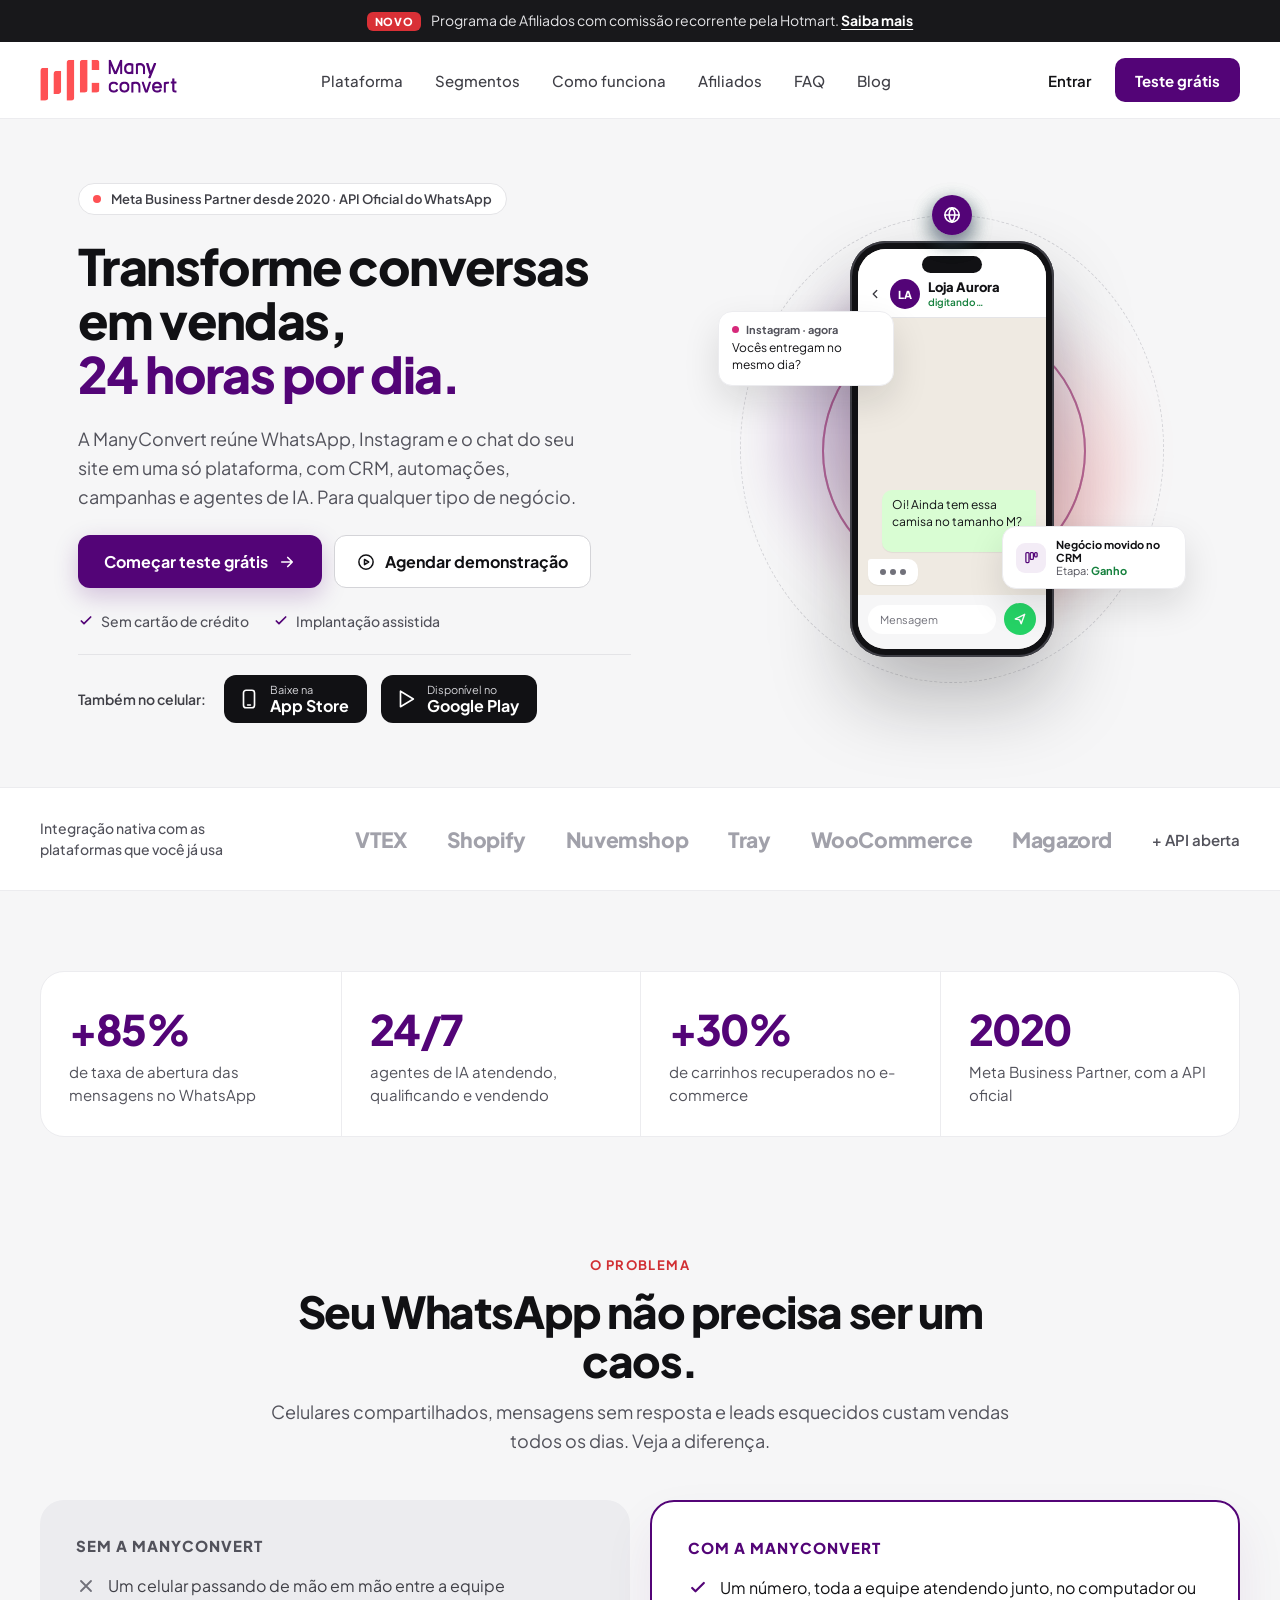
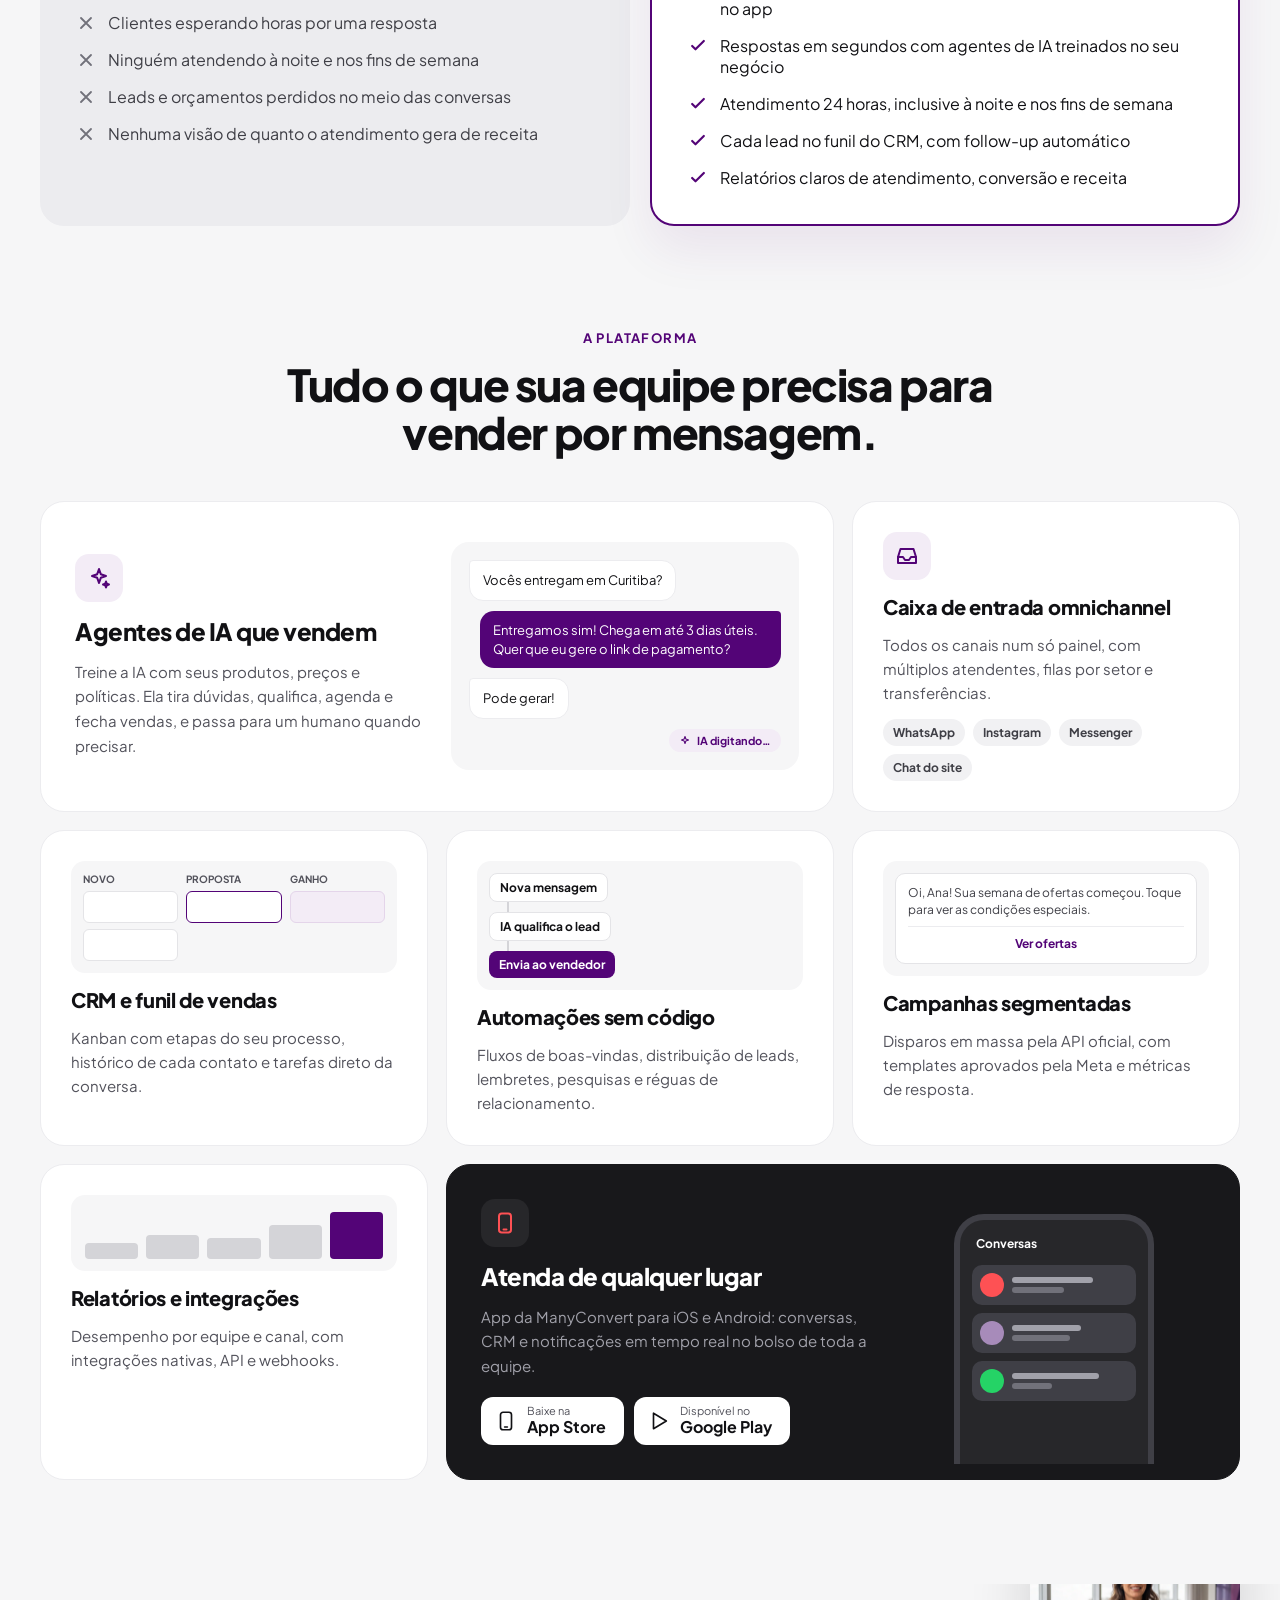
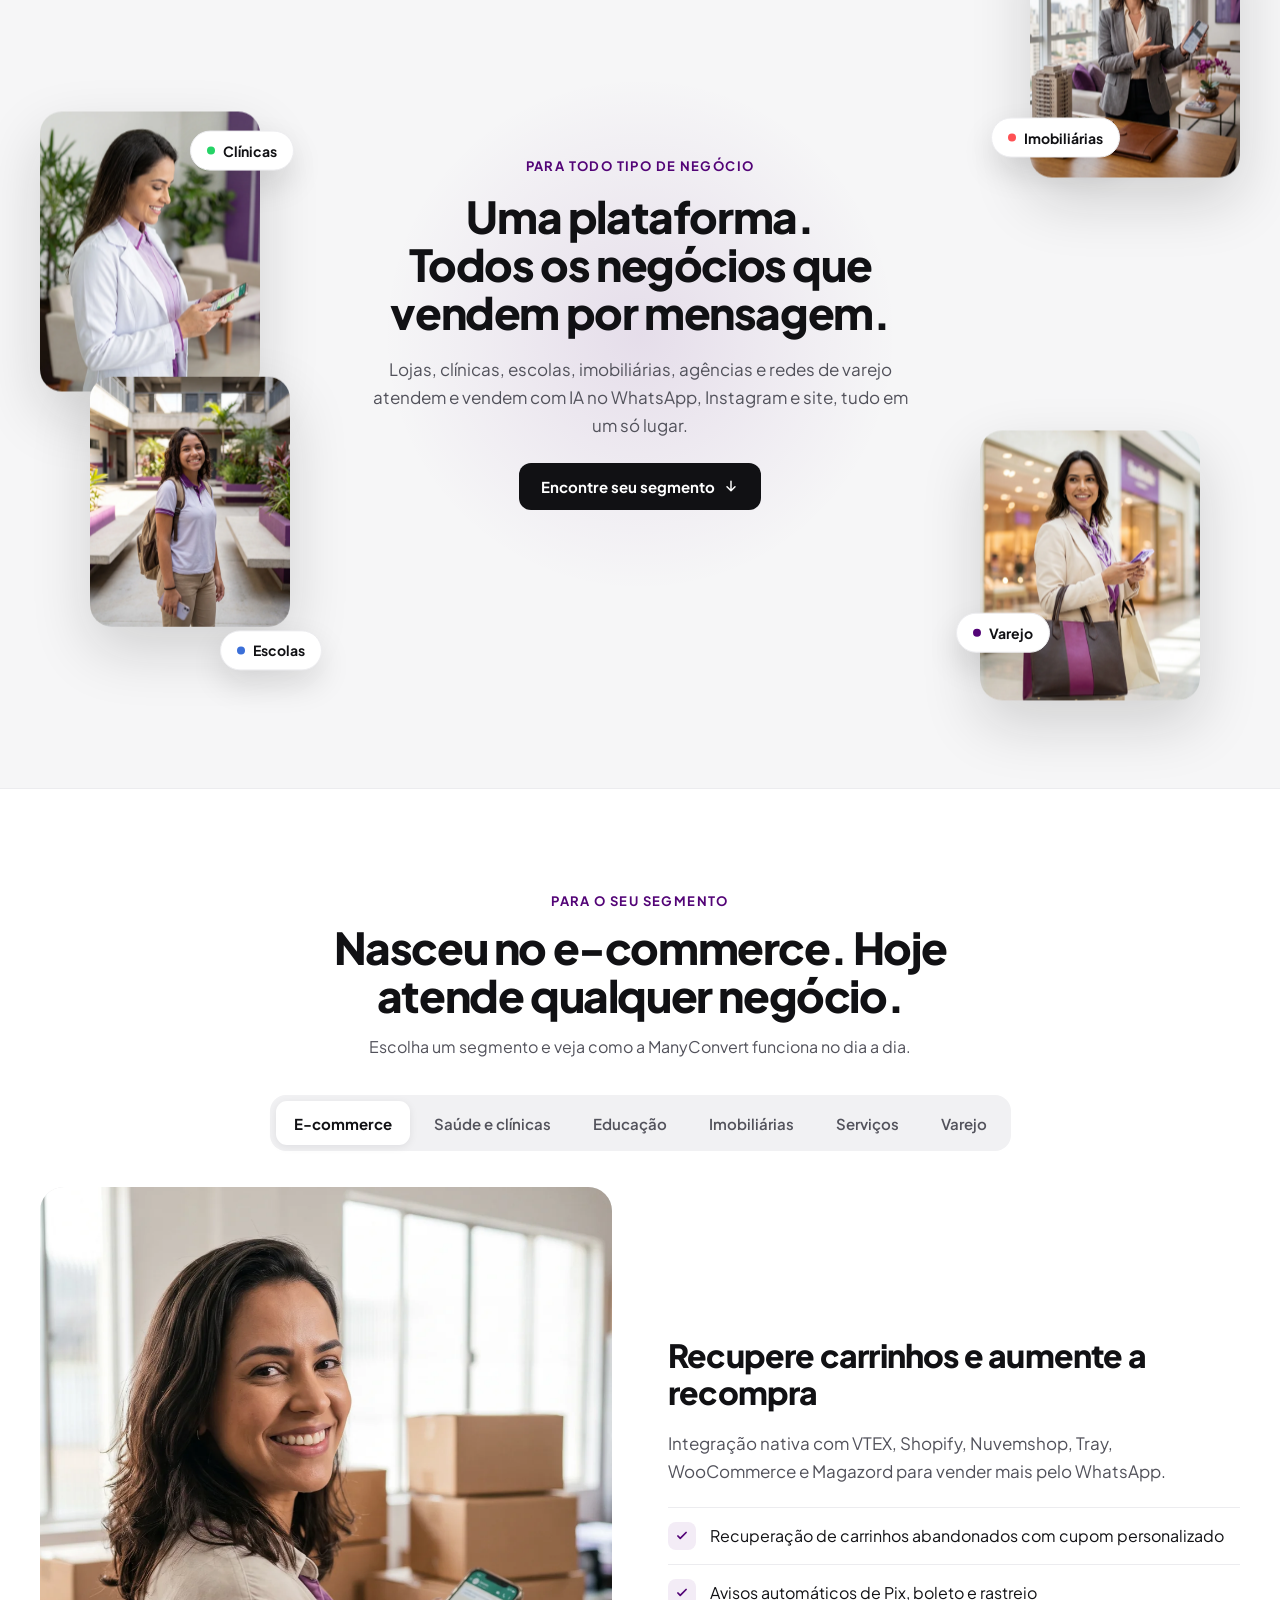
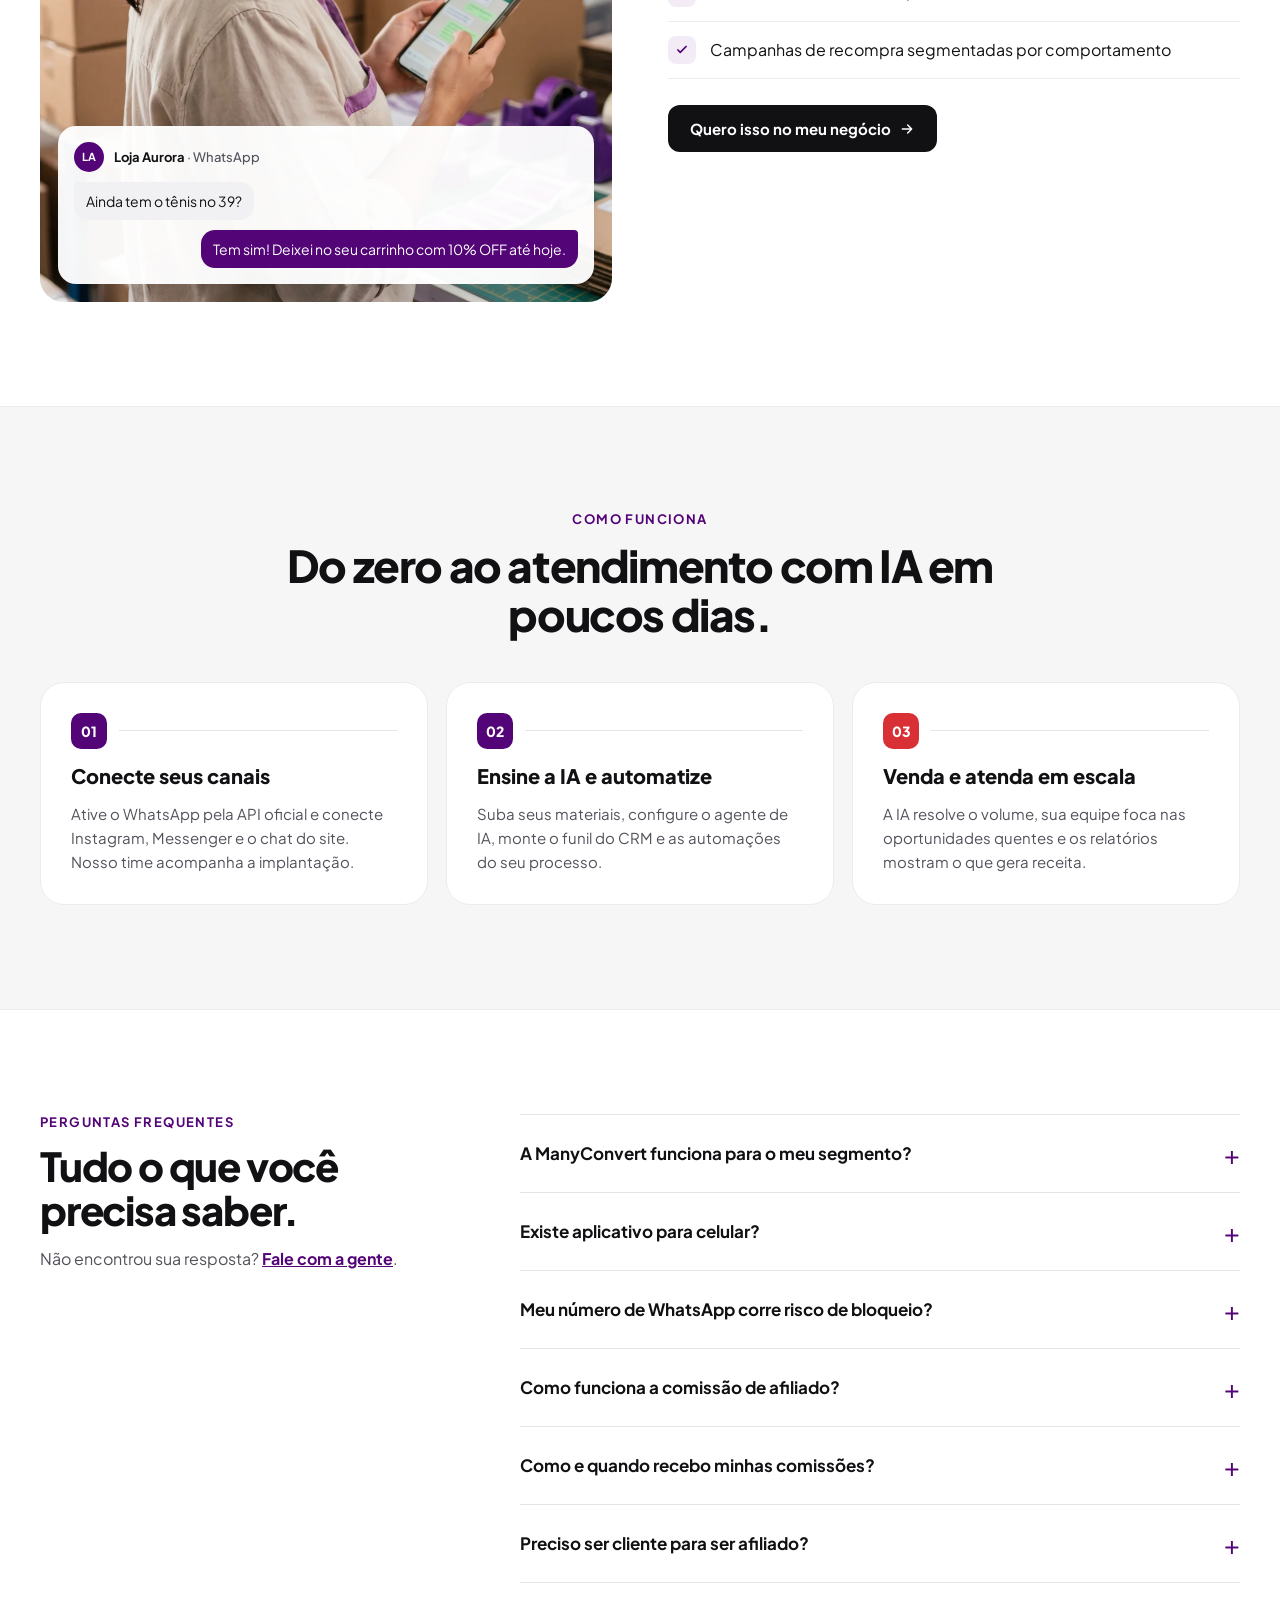
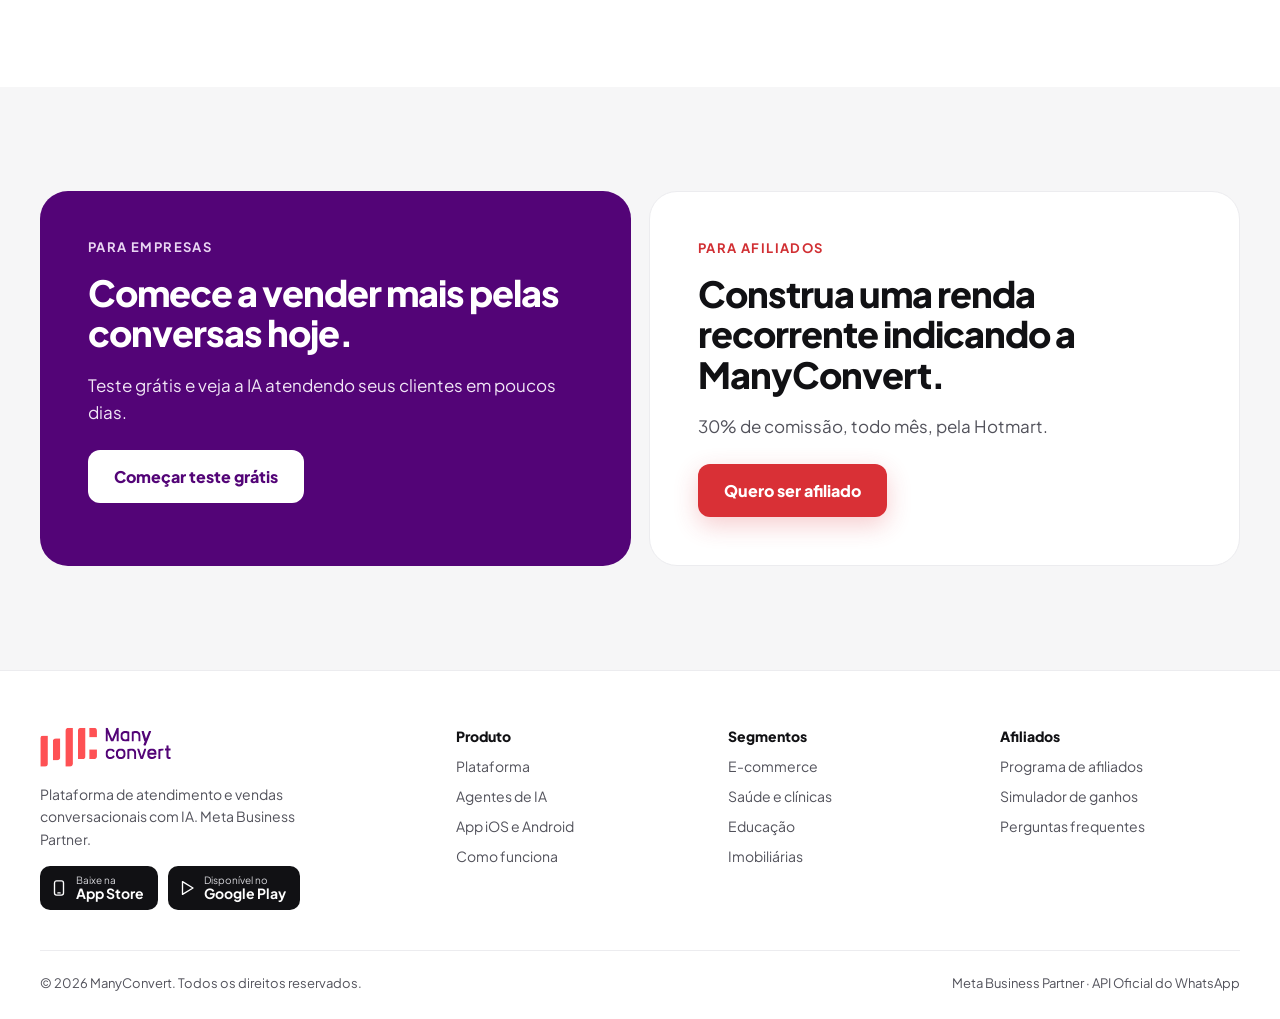
<file: index.html>
<!doctype html>
<html lang="pt-BR">
<head>
<meta charset="utf-8">
<meta name="viewport" content="width=device-width, initial-scale=1">
<title>ManyConvert — Atendimento e vendas com IA no WhatsApp</title>
<meta name="description" content="Plataforma de atendimento e vendas conversacionais com IA: WhatsApp, Instagram e chat do site em um só lugar, com CRM, automações, campanhas e agentes de IA. Programa de afiliados com comissão recorrente pela Hotmart.">
<meta name="theme-color" content="#530477">
<meta property="og:type" content="website">
<meta property="og:locale" content="pt_BR">
<meta property="og:site_name" content="ManyConvert">
<meta property="og:title" content="ManyConvert — Transforme conversas em vendas, 24 horas por dia">
<meta property="og:description" content="WhatsApp, Instagram e chat do site com CRM, automações e agentes de IA para qualquer negócio. Seja afiliado e ganhe comissão recorrente.">
<link rel="preconnect" href="https://fonts.googleapis.com">
<link href="https://fonts.googleapis.com/css2?family=Plus+Jakarta+Sans:wght@400;500;600;700;800&amp;display=swap" rel="stylesheet">
<link rel="stylesheet" href="assets/css/style.css?v=2">
</head>
<body>
<div style="width: 100%; min-width: 320px; background: #f6f6f7; overflow-x: hidden; overflow-x: clip">

<!-- ANNOUNCEMENT -->
<div class="announce" style="background: #18181b; color: #e4e4e7; font-size: 14px; text-align: center; padding: 11px 20px">
<span style="display: inline-block; background: #d93036; color: #ffffff; font-weight: 800; font-size: 11px; letter-spacing: .6px; text-transform: uppercase; padding: 3px 8px; border-radius: 6px; margin-right: 10px">Novo</span>Programa de Afiliados com comissão recorrente pela Hotmart. <a href="afiliados/" style="color: #ffffff; font-weight: 700; text-underline-offset: 3px">Saiba mais</a>
</div>

<!-- NAV -->
<header style="background: #ffffff; border-bottom: 1px solid #ececef; position: sticky; top: 0; z-index: 60">
<nav class="pad" aria-label="Principal" style="max-width: 1200px; margin: 0 auto; padding: 16px 32px; display: flex; align-items: center; justify-content: space-between; gap: 24px">
<a href="#topo" aria-label="ManyConvert — início" style="display: flex; align-items: center; text-decoration: none">
<img src="assets/img/logo-manyconvert.svg" alt="ManyConvert" style="height: 42px; width: auto; display: block">
</a>
<div class="navlinks" style="display: flex; align-items: center; gap: 32px; font-size: 15px; font-weight: 500">
<a href="#plataforma" style="color: #3f3f46; text-decoration: none">Plataforma</a>
<a href="#segmentos" style="color: #3f3f46; text-decoration: none">Segmentos</a>
<a href="#como-funciona" style="color: #3f3f46; text-decoration: none">Como funciona</a>
<a href="afiliados/" style="color: #3f3f46; text-decoration: none">Afiliados</a>
<a href="#faq" style="color: #3f3f46; text-decoration: none">FAQ</a>
<a href="https://manyconvert.com/blog/" style="color: #3f3f46; text-decoration: none">Blog</a>
</div>
<div style="display: flex; align-items: center; gap: 10px">
<a class="navcta" href="#contato" style="color: #111114; text-decoration: none; font-size: 15px; font-weight: 600; padding: 12px 14px">Entrar</a>
<a class="btn" href="#contato" style="background: #530477; color: #ffffff; text-decoration: none; font-weight: 700; font-size: 15px; padding: 12px 20px; border-radius: 10px; min-height: 44px; box-sizing: border-box; display: inline-flex; align-items: center">Teste grátis</a>
<button class="burger" id="burger" type="button" aria-label="Abrir menu" aria-expanded="false" aria-controls="menu-mobile"><span aria-hidden="true"></span><span aria-hidden="true"></span><span aria-hidden="true"></span></button>
</div>
</nav>
<div class="menu-mobile" id="menu-mobile">
<nav aria-label="Menu do celular">
<a href="#plataforma">Plataforma</a>
<a href="#segmentos">Segmentos</a>
<a href="#como-funciona">Como funciona</a>
<a href="afiliados/">Afiliados</a>
<a href="#faq">FAQ</a>
<a href="https://manyconvert.com/blog/">Blog</a>
<div class="menu-mobile-cta">
<a class="btn menu-mobile-entrar" href="#contato">Entrar</a>
<a class="btn menu-mobile-teste" href="#contato">Teste grátis</a>
</div>
</nav>
</div>
</header>

<!-- HERO -->
<section id="topo" style="background: #f6f6f7">
<div class="pad g2" style="max-width: 1124px; margin: 0 auto; padding: 64px 32px; display: grid; grid-template-columns: minmax(0, 52fr) minmax(0, 47fr); gap: 72px; align-items: center">
<div class="herotext" style="display: flex; flex-direction: column; align-items: flex-start; text-align: left; gap: 24px">
<div style="display: inline-flex; align-items: center; gap: 10px; padding: 7px 14px; border: 1px solid #e4e4e7; border-radius: 999px; background: #ffffff; font-size: 13px; font-weight: 600; color: #3f3f46">
<span style="width: 8px; height: 8px; border-radius: 50%; background: #fe5154"></span>Meta Business Partner desde 2020 · API Oficial do WhatsApp</div>
<h1 class="h1" style="margin: 0; font-size: 50px; line-height: 1.08; letter-spacing: -1.6px; font-weight: 800; color: #111114"><span class="nw">Transforme conversas</span> em vendas, <span style="display: block; white-space: nowrap; color: #530477">24 horas por dia.</span></h1>
<p class="lead" style="margin: 0; font-size: 18px; line-height: 1.6; color: #52525b; max-width: 520px">A ManyConvert reúne WhatsApp, Instagram e o chat do seu site em uma só plataforma, com CRM, automações, campanhas e agentes de IA. Para qualquer tipo de negócio.</p>
<div class="stack row" style="display: flex; gap: 12px; flex-wrap: wrap; align-items: center">
<a class="btn" href="#contato" style="background: #530477; color: #ffffff; text-decoration: none; font-weight: 700; font-size: 16px; padding: 16px 26px; border-radius: 12px; display: inline-flex; align-items: center; justify-content: center; gap: 10px; box-shadow: 0 8px 24px rgba(83,4,119,.22)">Começar teste grátis
<svg width="18" height="18" viewBox="0 0 24 24" fill="none" stroke="currentColor" stroke-width="2.2" stroke-linecap="round" stroke-linejoin="round" aria-hidden="true"><path d="M5 12h14M13 6l6 6-6 6"></path></svg></a>
<a class="btn" href="#contato" style="background: #ffffff; color: #111114; text-decoration: none; font-weight: 700; font-size: 16px; padding: 15px 22px; border-radius: 12px; border: 1px solid #d4d4d8; display: inline-flex; align-items: center; justify-content: center; gap: 10px">
<svg width="18" height="18" viewBox="0 0 24 24" fill="none" stroke="currentColor" stroke-width="2" stroke-linecap="round" stroke-linejoin="round" aria-hidden="true"><circle cx="12" cy="12" r="9.5"></circle><path d="M10 8.5l5.5 3.5-5.5 3.5z"></path></svg>Agendar demonstração</a>
</div>
<div class="row" style="display: flex; gap: 12px 24px; flex-wrap: wrap; font-size: 14px; color: #52525b; font-weight: 500">
<span style="display: inline-flex; align-items: center; gap: 7px"><svg width="16" height="16" viewBox="0 0 24 24" fill="none" stroke="#530477" stroke-width="2.6" stroke-linecap="round" stroke-linejoin="round" aria-hidden="true"><path d="M5 12l4 4 10-10"></path></svg>Sem cartão de crédito</span>
<span style="display: inline-flex; align-items: center; gap: 7px"><svg width="16" height="16" viewBox="0 0 24 24" fill="none" stroke="#530477" stroke-width="2.6" stroke-linecap="round" stroke-linejoin="round" aria-hidden="true"><path d="M5 12l4 4 10-10"></path></svg>Implantação assistida</span>

</div>
<div class="stack row" style="display: flex; align-items: center; gap: 12px 14px; flex-wrap: wrap; padding-top: 20px; border-top: 1px solid #e4e4e7; align-self: stretch">
<span style="font-size: 14px; font-weight: 600; color: #3f3f46; margin-right: 4px">Também no celular:</span>
<a class="btn" href="#" aria-label="Baixar o app ManyConvert na App Store" style="display: inline-flex; align-items: center; gap: 10px; background: #111114; color: #ffffff; text-decoration: none; border-radius: 12px; padding: 7px 18px 7px 14px; min-height: 48px; box-sizing: border-box">
<svg width="22" height="22" viewBox="0 0 24 24" fill="none" stroke="currentColor" stroke-width="1.8" stroke-linecap="round" stroke-linejoin="round" aria-hidden="true"><rect x="6" y="2.5" width="12" height="19" rx="2.8"></rect><path d="M10.5 18.5h3"></path></svg>
<span style="display: flex; flex-direction: column; line-height: 1.15"><span style="font-size: 11px; color: #d4d4d8">Baixe na</span><span style="font-size: 16px; font-weight: 700">App Store</span></span></a>
<a class="btn" href="#" aria-label="Baixar o app ManyConvert no Google Play" style="display: inline-flex; align-items: center; gap: 10px; background: #111114; color: #ffffff; text-decoration: none; border-radius: 12px; padding: 7px 18px 7px 14px; min-height: 48px; box-sizing: border-box">
<svg width="22" height="22" viewBox="0 0 24 24" fill="none" stroke="currentColor" stroke-width="1.8" stroke-linejoin="round" aria-hidden="true"><path d="M6 3.5v17l14-8.5z"></path></svg>
<span style="display: flex; flex-direction: column; line-height: 1.15"><span style="font-size: 11px; color: #d4d4d8">Disponível no</span><span style="font-size: 16px; font-weight: 700">Google Play</span></span></a>
</div>
</div>

<!-- HERO ANIMATION -->
<div class="pwrap" style="display: flex; justify-content: center; height: 528px">
<div class="pstage" role="img" aria-label="Animação: um cliente conversa pelo WhatsApp com o agente de IA da loja, recebe o link de pagamento e a venda é concluída" style="position: relative; width: 420px; height: 528px; flex-shrink: 0">
<div class="glow" aria-hidden="true" style="position: absolute; left: 30px; top: 80px; width: 360px; height: 360px; border-radius: 50%; background: radial-gradient(circle at 35% 38%, rgba(83,4,119,.32), rgba(83,4,119,0) 60%), radial-gradient(circle at 68% 66%, rgba(254,81,84,.30), rgba(254,81,84,0) 58%); filter: blur(22px); z-index: 0"></div>
<div class="ring" aria-hidden="true" style="position: absolute; left: 80px; top: 130px; width: 260px; height: 260px; border-radius: 50%; border: 2px solid rgba(83,4,119,.30); z-index: 0"></div>
<div class="ring ring2" aria-hidden="true" style="position: absolute; left: 80px; top: 130px; width: 260px; height: 260px; border-radius: 50%; border: 2px solid rgba(254,81,84,.30); z-index: 0"></div>
<div class="ring ring3" aria-hidden="true" style="position: absolute; left: 80px; top: 130px; width: 260px; height: 260px; border-radius: 50%; border: 2px solid rgba(83,4,119,.22); z-index: 0"></div>
<div aria-hidden="true" style="position: absolute; left: -2px; top: 26px; width: 424px; height: 468px; border-radius: 50%; border: 1.5px dashed #d4d4d8; box-sizing: border-box; z-index: 1"></div>

<!-- phone -->
<div aria-hidden="true" style="position: absolute; left: 108px; top: 52px; width: 204px; height: 416px; z-index: 2; background: #111114; border-radius: 36px; padding: 8px; box-sizing: border-box; box-shadow: 0 40px 80px rgba(17,17,20,.28), inset 0 0 0 2px #3f3f46">
<div style="position: relative; width: 100%; height: 100%; border-radius: 28px; overflow: hidden; background: #efeae2; display: flex; flex-direction: column">
<div style="position: absolute; left: 50%; top: 7px; width: 60px; height: 17px; margin-left: -30px; background: #111114; border-radius: 10px; z-index: 2"></div>
<div style="background: #ffffff; padding: 30px 10px 8px; display: flex; align-items: center; gap: 8px; border-bottom: 1px solid #e4e4e7; flex-shrink: 0">
<svg width="14" height="14" viewBox="0 0 24 24" fill="none" stroke="#3f3f46" stroke-width="2.4" stroke-linecap="round" stroke-linejoin="round"><path d="M15 18l-6-6 6-6"></path></svg>
<div style="width: 30px; height: 30px; border-radius: 50%; background: #530477; color: #ffffff; font-size: 11px; font-weight: 800; display: flex; align-items: center; justify-content: center; flex-shrink: 0">LA</div>
<div style="flex-grow: 1; min-width: 0">
<div style="font-size: 13px; font-weight: 800; color: #111114; line-height: 1.2">Loja Aurora</div>
<div data-show="typing" style="font-size: 10px; font-weight: 600; color: #15803d">digitando…</div>
<div data-show="notTyping" style="font-size: 10px; color: #52525b">online · atendimento com IA</div>
</div>
</div>
<div style="flex-grow: 1; min-height: 0; overflow: hidden; display: flex; flex-direction: column; justify-content: flex-end; gap: 7px; padding: 10px">
<div data-show="s1" class="pop" style="align-self: flex-end; max-width: 80%; background: #d9fdd3; padding: 7px 10px; border-radius: 10px 3px 10px 10px; font-size: 12px; line-height: 1.4; color: #111114; box-shadow: 0 1px 1px rgba(0,0,0,.06)">Oi! Ainda tem essa camisa no tamanho M?<div style="text-align: right; font-size: 9px; color: #52525b; margin-top: 2px">10:41</div></div>
<div data-show="typing1" class="pop" style="align-self: flex-start; background: #ffffff; padding: 10px 12px; border-radius: 3px 10px 10px 10px; display: flex; gap: 4px; box-shadow: 0 1px 1px rgba(0,0,0,.06)"><span class="dot" style="width: 6px; height: 6px; border-radius: 50%; background: #71717a"></span><span class="dot dot2" style="width: 6px; height: 6px; border-radius: 50%; background: #71717a"></span><span class="dot dot3" style="width: 6px; height: 6px; border-radius: 50%; background: #71717a"></span></div>
<div data-show="s3" class="pop" style="align-self: flex-start; max-width: 82%; background: #ffffff; padding: 7px 10px; border-radius: 3px 10px 10px 10px; font-size: 12px; line-height: 1.4; color: #111114; box-shadow: 0 1px 1px rgba(0,0,0,.06)">Tem sim! Separei a última para você.<div style="text-align: right; font-size: 9px; color: #52525b; margin-top: 2px">10:41</div></div>
<div data-show="s4" class="pop" style="align-self: flex-start; width: 80%; background: #ffffff; border-radius: 3px 10px 10px 10px; overflow: hidden; box-shadow: 0 1px 1px rgba(0,0,0,.06)">
<div style="height: 52px; background: #ececef; display: flex; align-items: center; justify-content: center; color: #530477"><svg width="34" height="34" viewBox="0 0 24 24" fill="none" stroke="currentColor" stroke-width="1.6" stroke-linejoin="round"><path d="M8.5 3L3 6l2 4.5 2.5-1V21h9V9.5l2.5 1L21 6l-5.5-3c-.6 1.6-1.9 2.5-3.5 2.5S9.1 4.6 8.5 3z"></path></svg></div>
<div style="padding: 7px 10px 6px"><div style="font-size: 12px; font-weight: 700; color: #111114">Camisa de linho · M</div><div style="font-size: 12px; color: #52525b">R$ 189,90</div></div>
<div class="shine" style="border-top: 1px solid #ececef; padding: 7px; text-align: center; font-size: 12px; font-weight: 800; color: #530477">Pagar com Pix</div>
</div>
<div data-show="s5" class="pop" style="align-self: flex-end; max-width: 80%; background: #d9fdd3; padding: 7px 10px; border-radius: 10px 3px 10px 10px; font-size: 12px; line-height: 1.4; color: #111114; box-shadow: 0 1px 1px rgba(0,0,0,.06)">Perfeito, já paguei!<div style="text-align: right; font-size: 9px; color: #52525b; margin-top: 2px">10:42</div></div>
<div data-show="typing2" class="pop" style="align-self: flex-start; background: #ffffff; padding: 10px 12px; border-radius: 3px 10px 10px 10px; display: flex; gap: 4px; box-shadow: 0 1px 1px rgba(0,0,0,.06)"><span class="dot" style="width: 6px; height: 6px; border-radius: 50%; background: #71717a"></span><span class="dot dot2" style="width: 6px; height: 6px; border-radius: 50%; background: #71717a"></span><span class="dot dot3" style="width: 6px; height: 6px; border-radius: 50%; background: #71717a"></span></div>
<div data-show="s7" class="pop" style="align-self: flex-start; max-width: 84%; background: #ffffff; padding: 7px 10px; border-radius: 3px 10px 10px 10px; font-size: 12px; line-height: 1.4; color: #111114; box-shadow: 0 1px 1px rgba(0,0,0,.06)"><span style="font-weight: 800; color: #15803d">Pagamento confirmado!</span> Seu pedido chega amanhã.<div style="text-align: right; font-size: 9px; color: #52525b; margin-top: 2px">10:42</div></div>
</div>
<div style="background: #f6f6f7; padding: 8px 10px 14px; display: flex; gap: 8px; align-items: center; flex-shrink: 0">
<div style="flex-grow: 1; background: #ffffff; border-radius: 999px; padding: 8px 12px; font-size: 11px; color: #71717a">Mensagem</div>
<div style="width: 32px; height: 32px; border-radius: 50%; background: #25d366; color: #ffffff; display: flex; align-items: center; justify-content: center; flex-shrink: 0"><svg width="14" height="14" viewBox="0 0 24 24" fill="none" stroke="currentColor" stroke-width="2.4" stroke-linecap="round" stroke-linejoin="round"><path d="M4 12l16-8-6 16-2.5-6.5z"></path></svg></div>
</div>
</div>
</div>

<!-- orbit -->
<div class="orb o1" aria-hidden="true"><div style="width: 40px; height: 40px; border-radius: 50%; background: #25d366; color: #ffffff; display: flex; align-items: center; justify-content: center; box-shadow: 0 8px 20px rgba(37,211,102,.35)"><svg width="20" height="20" viewBox="0 0 24 24" fill="none" stroke="currentColor" stroke-width="2" stroke-linecap="round" stroke-linejoin="round"><path d="M4 20l1.4-4A8 8 0 1 1 8.2 18.7z"></path><path d="M9 10.5h6M9 13.5h4"></path></svg></div></div>
<div class="orb o2" aria-hidden="true"><div style="width: 40px; height: 40px; border-radius: 50%; background: #ffffff; color: #d6297a; display: flex; align-items: center; justify-content: center; box-shadow: 0 8px 20px rgba(17,17,20,.14)"><svg width="20" height="20" viewBox="0 0 24 24" fill="none" stroke="currentColor" stroke-width="2" stroke-linecap="round" stroke-linejoin="round"><rect x="3.5" y="3.5" width="17" height="17" rx="5"></rect><circle cx="12" cy="12" r="4"></circle><circle cx="17.2" cy="6.8" r=".6"></circle></svg></div></div>
<div class="orb o3" aria-hidden="true"><div style="width: 40px; height: 40px; border-radius: 50%; background: #ffffff; color: #3b6fd8; display: flex; align-items: center; justify-content: center; box-shadow: 0 8px 20px rgba(17,17,20,.14)"><svg width="20" height="20" viewBox="0 0 24 24" fill="none" stroke="currentColor" stroke-width="2" stroke-linecap="round" stroke-linejoin="round"><path d="M12 3.5c-4.8 0-8.5 3.5-8.5 8 0 2.5 1.2 4.7 3 6.1v3l2.9-1.6c.8.2 1.7.4 2.6.4 4.8 0 8.5-3.5 8.5-8s-3.7-7.9-8.5-7.9z"></path><path d="M7.5 13.5l3-3 2 2 4-3.5"></path></svg></div></div>
<div class="orb o4" aria-hidden="true"><div style="width: 40px; height: 40px; border-radius: 50%; background: #530477; color: #ffffff; display: flex; align-items: center; justify-content: center; box-shadow: 0 8px 20px rgba(83,4,119,.35)"><svg width="20" height="20" viewBox="0 0 24 24" fill="none" stroke="currentColor" stroke-width="2" stroke-linecap="round" stroke-linejoin="round"><circle cx="12" cy="12" r="8.5"></circle><path d="M3.5 12h17M12 3.5c2.3 2.4 3.5 5.2 3.5 8.5s-1.2 6.1-3.5 8.5c-2.3-2.4-3.5-5.2-3.5-8.5s1.2-6.1 3.5-8.5z"></path></svg></div></div>

<!-- floating cards -->
<div class="bob float" style="position: absolute; left: -24px; top: 122px; width: 176px; box-sizing: border-box; z-index: 5; background: #ffffff; border: 1px solid #ececef; border-radius: 14px; padding: 11px 13px; box-shadow: 0 16px 36px rgba(17,17,20,.12); display: flex; flex-direction: column; gap: 4px">
<div style="display: flex; align-items: center; gap: 7px; font-size: 11px; font-weight: 700; color: #52525b"><span style="width: 7px; height: 7px; border-radius: 50%; background: #d6297a"></span>Instagram · agora</div>
<div style="font-size: 12px; line-height: 1.4; color: #111114">Vocês entregam no mesmo dia?</div>
</div>
<div class="bob b3 float" style="position: absolute; right: -24px; bottom: 128px; width: 184px; box-sizing: border-box; z-index: 5; background: #ffffff; border: 1px solid #ececef; border-radius: 14px; padding: 11px 13px; box-shadow: 0 16px 36px rgba(17,17,20,.12); display: flex; align-items: center; gap: 10px">
<div style="width: 30px; height: 30px; border-radius: 9px; background: #f3ecf6; color: #530477; display: flex; align-items: center; justify-content: center; flex-shrink: 0"><svg width="15" height="15" viewBox="0 0 24 24" fill="none" stroke="currentColor" stroke-width="2" stroke-linecap="round" stroke-linejoin="round" aria-hidden="true"><rect x="3" y="4" width="5" height="16" rx="1.5"></rect><rect x="10" y="4" width="5" height="11" rx="1.5"></rect><rect x="17" y="4" width="4" height="7" rx="1.5"></rect></svg></div>
<div><div style="font-size: 11px; font-weight: 700; color: #111114">Negócio movido no CRM</div><div style="font-size: 11px; color: #52525b">Etapa: <span style="color: #15803d; font-weight: 700">Ganho</span></div></div>
</div>

<!-- toast -->
<div data-show="showToast" class="toast" style="position: absolute; left: 80px; bottom: 4px; width: 260px; box-sizing: border-box; z-index: 6; background: #111114; color: #ffffff; border-radius: 16px; padding: 11px 14px; display: flex; align-items: center; gap: 11px; box-shadow: 0 18px 40px rgba(17,17,20,.35)">
<div style="width: 34px; height: 34px; border-radius: 50%; background: #d93036; color: #ffffff; display: flex; align-items: center; justify-content: center; flex-shrink: 0"><svg width="17" height="17" viewBox="0 0 24 24" fill="none" stroke="currentColor" stroke-width="3" stroke-linecap="round" stroke-linejoin="round" aria-hidden="true"><path d="M5 12l4 4 10-10"></path></svg></div>
<div><div style="font-size: 11px; color: #a1a1aa">Venda concluída pela IA</div><div style="font-size: 16px; font-weight: 800; letter-spacing: -.2px">+ R$ 189,90</div></div>
</div>
</div>
</div>
</div>
</section>

<!-- INTEGRATIONS -->
<section style="background: #ffffff; border-top: 1px solid #ececef; border-bottom: 1px solid #ececef">
<div class="pad" style="max-width: 1200px; margin: 0 auto; padding: 30px 32px; display: flex; flex-wrap: wrap; align-items: center; justify-content: space-between; gap: 18px 40px">
<div style="font-size: 14px; color: #52525b; font-weight: 500; max-width: 220px; line-height: 1.5">Integração nativa com as plataformas que você já usa</div>
<div style="display: flex; flex-wrap: wrap; align-items: center; gap: 14px 40px; font-size: 21px; font-weight: 800; letter-spacing: -.4px; color: #a1a1aa">
<span>VTEX</span><span>Shopify</span><span>Nuvemshop</span><span>Tray</span><span>WooCommerce</span><span>Magazord</span><span style="font-size: 15px; font-weight: 600; letter-spacing: 0; color: #52525b">+ API aberta</span>
</div>
</div>
</section>

<!-- METRICS -->
<section class="sec" style="padding: 80px 0 16px">
<div class="pad" style="max-width: 1200px; margin: 0 auto; padding: 0 32px">
<div class="g4" style="display: grid; grid-template-columns: repeat(4, minmax(0, 1fr)); background: #ffffff; border: 1px solid #ececef; border-radius: 24px; overflow: hidden">
<div style="padding: 30px 28px; display: flex; flex-direction: column; gap: 6px">
<div style="font-size: 42px; font-weight: 800; letter-spacing: -1.5px; color: #530477">+85%</div>
<div style="font-size: 15px; line-height: 1.5; color: #52525b">de taxa de abertura das mensagens no WhatsApp</div>
</div>
<div class="metric" style="padding: 30px 28px; display: flex; flex-direction: column; gap: 6px; border-left: 1px solid #ececef">
<div style="font-size: 42px; font-weight: 800; letter-spacing: -1.5px; color: #530477">24/7</div>
<div style="font-size: 15px; line-height: 1.5; color: #52525b">agentes de IA atendendo, qualificando e vendendo</div>
</div>
<div class="metric" style="padding: 30px 28px; display: flex; flex-direction: column; gap: 6px; border-left: 1px solid #ececef">
<div style="font-size: 42px; font-weight: 800; letter-spacing: -1.5px; color: #530477">+30%</div>
<div style="font-size: 15px; line-height: 1.5; color: #52525b">de carrinhos recuperados no e-commerce</div>
</div>
<div class="metric" style="padding: 30px 28px; display: flex; flex-direction: column; gap: 6px; border-left: 1px solid #ececef">
<div style="font-size: 42px; font-weight: 800; letter-spacing: -1.5px; color: #530477">2020</div>
<div style="font-size: 15px; line-height: 1.5; color: #52525b">Meta Business Partner, com a API oficial</div>
</div>
</div>
</div>
</section>

<!-- BEFORE / AFTER -->
<section class="sec" style="padding: 104px 0">
<div class="pad" style="max-width: 1200px; margin: 0 auto; padding: 0 32px; display: flex; flex-direction: column; gap: 44px">
<div style="display: flex; flex-direction: column; align-items: center; align-self: center; text-align: center; gap: 14px; max-width: 760px">
<div style="font-size: 13px; font-weight: 700; letter-spacing: 1.4px; color: #d12f33; text-transform: uppercase">O problema</div>
<h2 class="h2" style="margin: 0; font-size: 44px; line-height: 1.1; letter-spacing: -1.4px; font-weight: 800">Seu WhatsApp não precisa ser um caos.</h2>
<p style="margin: 0; font-size: 18px; line-height: 1.6; color: #52525b">Celulares compartilhados, mensagens sem resposta e leads esquecidos custam vendas todos os dias. Veja a diferença.</p>
</div>
<div class="g2" style="display: grid; grid-template-columns: repeat(2, minmax(0, 1fr)); gap: 20px">
<div style="background: #ececef; border-radius: 24px; padding: 36px; display: flex; flex-direction: column; gap: 20px">
<div style="font-size: 15px; font-weight: 800; color: #52525b; text-transform: uppercase; letter-spacing: 1px">Sem a ManyConvert</div>
<ul style="margin: 0; padding: 0; list-style: none; display: flex; flex-direction: column; gap: 16px; font-size: 16px; color: #3f3f46">
<li style="display: flex; gap: 12px; align-items: flex-start"><svg width="20" height="20" viewBox="0 0 24 24" fill="none" stroke="#71717a" stroke-width="2.2" stroke-linecap="round" aria-hidden="true" style="flex-shrink: 0; margin-top: 1px"><path d="M6 6l12 12M18 6L6 18"></path></svg>Um celular passando de mão em mão entre a equipe</li>
<li style="display: flex; gap: 12px; align-items: flex-start"><svg width="20" height="20" viewBox="0 0 24 24" fill="none" stroke="#71717a" stroke-width="2.2" stroke-linecap="round" aria-hidden="true" style="flex-shrink: 0; margin-top: 1px"><path d="M6 6l12 12M18 6L6 18"></path></svg>Clientes esperando horas por uma resposta</li>
<li style="display: flex; gap: 12px; align-items: flex-start"><svg width="20" height="20" viewBox="0 0 24 24" fill="none" stroke="#71717a" stroke-width="2.2" stroke-linecap="round" aria-hidden="true" style="flex-shrink: 0; margin-top: 1px"><path d="M6 6l12 12M18 6L6 18"></path></svg>Ninguém atendendo à noite e nos fins de semana</li>
<li style="display: flex; gap: 12px; align-items: flex-start"><svg width="20" height="20" viewBox="0 0 24 24" fill="none" stroke="#71717a" stroke-width="2.2" stroke-linecap="round" aria-hidden="true" style="flex-shrink: 0; margin-top: 1px"><path d="M6 6l12 12M18 6L6 18"></path></svg>Leads e orçamentos perdidos no meio das conversas</li>
<li style="display: flex; gap: 12px; align-items: flex-start"><svg width="20" height="20" viewBox="0 0 24 24" fill="none" stroke="#71717a" stroke-width="2.2" stroke-linecap="round" aria-hidden="true" style="flex-shrink: 0; margin-top: 1px"><path d="M6 6l12 12M18 6L6 18"></path></svg>Nenhuma visão de quanto o atendimento gera de receita</li>
</ul>
</div>
<div style="background: #ffffff; border: 2px solid #530477; border-radius: 24px; padding: 36px; display: flex; flex-direction: column; gap: 20px; box-shadow: 0 24px 50px rgba(83,4,119,.08)">
<div style="font-size: 15px; font-weight: 800; color: #530477; text-transform: uppercase; letter-spacing: 1px">Com a ManyConvert</div>
<ul style="margin: 0; padding: 0; list-style: none; display: flex; flex-direction: column; gap: 16px; font-size: 16px; color: #111114">
<li style="display: flex; gap: 12px; align-items: flex-start"><svg width="20" height="20" viewBox="0 0 24 24" fill="none" stroke="#530477" stroke-width="2.6" stroke-linecap="round" stroke-linejoin="round" aria-hidden="true" style="flex-shrink: 0; margin-top: 1px"><path d="M5 12l4 4 10-10"></path></svg>Um número, toda a equipe atendendo junto, no computador ou no app</li>
<li style="display: flex; gap: 12px; align-items: flex-start"><svg width="20" height="20" viewBox="0 0 24 24" fill="none" stroke="#530477" stroke-width="2.6" stroke-linecap="round" stroke-linejoin="round" aria-hidden="true" style="flex-shrink: 0; margin-top: 1px"><path d="M5 12l4 4 10-10"></path></svg>Respostas em segundos com agentes de IA treinados no seu negócio</li>
<li style="display: flex; gap: 12px; align-items: flex-start"><svg width="20" height="20" viewBox="0 0 24 24" fill="none" stroke="#530477" stroke-width="2.6" stroke-linecap="round" stroke-linejoin="round" aria-hidden="true" style="flex-shrink: 0; margin-top: 1px"><path d="M5 12l4 4 10-10"></path></svg>Atendimento 24 horas, inclusive à noite e nos fins de semana</li>
<li style="display: flex; gap: 12px; align-items: flex-start"><svg width="20" height="20" viewBox="0 0 24 24" fill="none" stroke="#530477" stroke-width="2.6" stroke-linecap="round" stroke-linejoin="round" aria-hidden="true" style="flex-shrink: 0; margin-top: 1px"><path d="M5 12l4 4 10-10"></path></svg>Cada lead no funil do CRM, com follow-up automático</li>
<li style="display: flex; gap: 12px; align-items: flex-start"><svg width="20" height="20" viewBox="0 0 24 24" fill="none" stroke="#530477" stroke-width="2.6" stroke-linecap="round" stroke-linejoin="round" aria-hidden="true" style="flex-shrink: 0; margin-top: 1px"><path d="M5 12l4 4 10-10"></path></svg>Relatórios claros de atendimento, conversão e receita</li>
</ul>
</div>
</div>
</div>
</section>

<!-- PLATFORM BENTO -->
<section id="plataforma" class="sec" style="padding: 0 0 104px">
<div class="pad" style="max-width: 1200px; margin: 0 auto; padding: 0 32px; display: flex; flex-direction: column; gap: 44px">
<div style="display: flex; flex-direction: column; align-items: center; align-self: center; text-align: center; gap: 14px; max-width: 760px">
<div style="font-size: 13px; font-weight: 700; letter-spacing: 1.4px; color: #530477; text-transform: uppercase">A plataforma</div>
<h2 class="h2" style="margin: 0; font-size: 44px; line-height: 1.1; letter-spacing: -1.4px; font-weight: 800">Tudo o que sua equipe precisa para vender por mensagem.</h2>
</div>
<div class="g3" style="display: grid; grid-template-columns: repeat(3, minmax(0, 1fr)); gap: 18px">

<div class="lift span2 g2" style="grid-column: span 2; background: #ffffff; border: 1px solid #ececef; border-radius: 24px; padding: 34px; display: grid; grid-template-columns: repeat(2, minmax(0, 1fr)); gap: 28px; align-items: center">
<div style="display: flex; flex-direction: column; gap: 14px">
<div style="width: 48px; height: 48px; border-radius: 14px; background: #f3ecf6; color: #530477; display: flex; align-items: center; justify-content: center"><svg width="24" height="24" viewBox="0 0 24 24" fill="none" stroke="currentColor" stroke-width="2" stroke-linecap="round" stroke-linejoin="round" aria-hidden="true"><path d="M12 3l1.8 5.2L19 10l-5.2 1.8L12 17l-1.8-5.2L5 10l5.2-1.8z"></path><path d="M19 15.5l.8 2.2 2.2.8-2.2.8-.8 2.2-.8-2.2-2.2-.8 2.2-.8z"></path></svg></div>
<h3 style="margin: 0; font-size: 24px; font-weight: 800; letter-spacing: -.5px">Agentes de IA que vendem</h3>
<p style="margin: 0; font-size: 15px; line-height: 1.65; color: #52525b">Treine a IA com seus produtos, preços e políticas. Ela tira dúvidas, qualifica, agenda e fecha vendas, e passa para um humano quando precisar.</p>
</div>
<div style="background: #f6f6f7; border-radius: 18px; padding: 18px; display: flex; flex-direction: column; gap: 10px">
<div style="align-self: flex-start; max-width: 85%; background: #ffffff; border: 1px solid #ececef; padding: 10px 13px; border-radius: 4px 14px 14px 14px; font-size: 13px; line-height: 1.45">Vocês entregam em Curitiba?</div>
<div style="align-self: flex-end; max-width: 88%; background: #530477; color: #ffffff; padding: 10px 13px; border-radius: 14px 4px 14px 14px; font-size: 13px; line-height: 1.45">Entregamos sim! Chega em até 3 dias úteis. Quer que eu gere o link de pagamento?</div>
<div style="align-self: flex-start; max-width: 85%; background: #ffffff; border: 1px solid #ececef; padding: 10px 13px; border-radius: 4px 14px 14px 14px; font-size: 13px; line-height: 1.45">Pode gerar!</div>
<div style="align-self: flex-end; display: inline-flex; align-items: center; gap: 6px; font-size: 11px; font-weight: 700; color: #530477; background: #f3ecf6; padding: 5px 10px; border-radius: 999px">
<svg width="12" height="12" viewBox="0 0 24 24" fill="none" stroke="currentColor" stroke-width="2.2" stroke-linejoin="round" aria-hidden="true"><path d="M12 3l1.8 5.2L19 10l-5.2 1.8L12 17l-1.8-5.2L5 10l5.2-1.8z"></path></svg>IA digitando…</div>
</div>
</div>

<div class="lift" style="background: #ffffff; border: 1px solid #ececef; border-radius: 24px; padding: 30px; display: flex; flex-direction: column; gap: 14px">
<div style="width: 48px; height: 48px; border-radius: 14px; background: #f3ecf6; color: #530477; display: flex; align-items: center; justify-content: center"><svg width="24" height="24" viewBox="0 0 24 24" fill="none" stroke="currentColor" stroke-width="2" stroke-linecap="round" stroke-linejoin="round" aria-hidden="true"><path d="M3 13h5l2 3h4l2-3h5"></path><path d="M5.5 5h13l2.5 8v6H3v-6z"></path></svg></div>
<h3 style="margin: 0; font-size: 20px; font-weight: 800; letter-spacing: -.3px">Caixa de entrada omnichannel</h3>
<p style="margin: 0; font-size: 15px; line-height: 1.6; color: #52525b">Todos os canais num só painel, com múltiplos atendentes, filas por setor e transferências.</p>
<div style="display: flex; flex-wrap: wrap; gap: 8px; margin-top: auto">
<span style="font-size: 12px; font-weight: 700; padding: 6px 10px; border-radius: 999px; background: #f1f1f3; color: #3f3f46">WhatsApp</span>
<span style="font-size: 12px; font-weight: 700; padding: 6px 10px; border-radius: 999px; background: #f1f1f3; color: #3f3f46">Instagram</span>
<span style="font-size: 12px; font-weight: 700; padding: 6px 10px; border-radius: 999px; background: #f1f1f3; color: #3f3f46">Messenger</span>
<span style="font-size: 12px; font-weight: 700; padding: 6px 10px; border-radius: 999px; background: #f1f1f3; color: #3f3f46">Chat do site</span>
</div>
</div>

<div class="lift" style="background: #ffffff; border: 1px solid #ececef; border-radius: 24px; padding: 30px; display: flex; flex-direction: column; gap: 14px">
<div style="display: grid; grid-template-columns: repeat(3, minmax(0, 1fr)); gap: 8px; background: #f6f6f7; border-radius: 14px; padding: 12px">
<div style="display: flex; flex-direction: column; gap: 6px"><div style="font-size: 10px; font-weight: 700; color: #52525b; text-transform: uppercase">Novo</div><div style="height: 30px; background: #ffffff; border: 1px solid #e4e4e7; border-radius: 6px"></div><div style="height: 30px; background: #ffffff; border: 1px solid #e4e4e7; border-radius: 6px"></div></div>
<div style="display: flex; flex-direction: column; gap: 6px"><div style="font-size: 10px; font-weight: 700; color: #52525b; text-transform: uppercase">Proposta</div><div style="height: 30px; background: #ffffff; border: 1px solid #530477; border-radius: 6px"></div></div>
<div style="display: flex; flex-direction: column; gap: 6px"><div style="font-size: 10px; font-weight: 700; color: #52525b; text-transform: uppercase">Ganho</div><div style="height: 30px; background: #f3ecf6; border: 1px solid #e4d5ea; border-radius: 6px"></div></div>
</div>
<h3 style="margin: 0; font-size: 20px; font-weight: 800; letter-spacing: -.3px">CRM e funil de vendas</h3>
<p style="margin: 0; font-size: 15px; line-height: 1.6; color: #52525b">Kanban com etapas do seu processo, histórico de cada contato e tarefas direto da conversa.</p>
</div>

<div class="lift" style="background: #ffffff; border: 1px solid #ececef; border-radius: 24px; padding: 30px; display: flex; flex-direction: column; gap: 14px">
<div style="display: flex; flex-direction: column; align-items: flex-start; gap: 0; background: #f6f6f7; border-radius: 14px; padding: 12px">
<div style="font-size: 12px; font-weight: 700; background: #ffffff; border: 1px solid #e4e4e7; border-radius: 8px; padding: 6px 10px">Nova mensagem</div>
<div style="width: 2px; height: 10px; background: #d4d4d8; margin-left: 18px"></div>
<div style="font-size: 12px; font-weight: 700; background: #ffffff; border: 1px solid #e4e4e7; border-radius: 8px; padding: 6px 10px">IA qualifica o lead</div>
<div style="width: 2px; height: 10px; background: #d4d4d8; margin-left: 18px"></div>
<div style="font-size: 12px; font-weight: 700; background: #530477; color: #ffffff; border-radius: 8px; padding: 6px 10px">Envia ao vendedor</div>
</div>
<h3 style="margin: 0; font-size: 20px; font-weight: 800; letter-spacing: -.3px">Automações sem código</h3>
<p style="margin: 0; font-size: 15px; line-height: 1.6; color: #52525b">Fluxos de boas-vindas, distribuição de leads, lembretes, pesquisas e réguas de relacionamento.</p>
</div>

<div class="lift" style="background: #ffffff; border: 1px solid #ececef; border-radius: 24px; padding: 30px; display: flex; flex-direction: column; gap: 14px">
<div style="background: #f6f6f7; border-radius: 14px; padding: 12px">
<div style="background: #ffffff; border: 1px solid #e4e4e7; border-radius: 10px; padding: 10px 12px; font-size: 12px; line-height: 1.45; color: #3f3f46">Oi, Ana! Sua semana de ofertas começou. Toque para ver as condições especiais.<div style="margin-top: 8px; padding-top: 8px; border-top: 1px solid #ececef; text-align: center; font-weight: 700; color: #530477">Ver ofertas</div></div>
</div>
<h3 style="margin: 0; font-size: 20px; font-weight: 800; letter-spacing: -.3px">Campanhas segmentadas</h3>
<p style="margin: 0; font-size: 15px; line-height: 1.6; color: #52525b">Disparos em massa pela API oficial, com templates aprovados pela Meta e métricas de resposta.</p>
</div>

<div class="lift" style="background: #ffffff; border: 1px solid #ececef; border-radius: 24px; padding: 30px; display: flex; flex-direction: column; gap: 14px">
<div style="display: flex; align-items: flex-end; gap: 8px; height: 76px; background: #f6f6f7; border-radius: 14px; padding: 12px 14px; box-sizing: border-box">
<div style="flex-grow: 1; height: 30%; background: #d4d4d8; border-radius: 4px"></div>
<div style="flex-grow: 1; height: 45%; background: #d4d4d8; border-radius: 4px"></div>
<div style="flex-grow: 1; height: 40%; background: #d4d4d8; border-radius: 4px"></div>
<div style="flex-grow: 1; height: 65%; background: #d4d4d8; border-radius: 4px"></div>
<div style="flex-grow: 1; height: 90%; background: #530477; border-radius: 4px"></div>
</div>
<h3 style="margin: 0; font-size: 20px; font-weight: 800; letter-spacing: -.3px">Relatórios e integrações</h3>
<p style="margin: 0; font-size: 15px; line-height: 1.6; color: #52525b">Desempenho por equipe e canal, com integrações nativas, API e webhooks.</p>
</div>

<div class="lift span2 g2" style="grid-column: span 2; background: #18181b; color: #ffffff; border: 1px solid #18181b; border-radius: 24px; padding: 34px; display: grid; grid-template-columns: minmax(0, 1.3fr) minmax(0, 1fr); gap: 28px; align-items: center">
<div style="display: flex; flex-direction: column; gap: 14px">
<div style="width: 48px; height: 48px; border-radius: 14px; background: #27272a; color: #fe5154; display: flex; align-items: center; justify-content: center"><svg width="24" height="24" viewBox="0 0 24 24" fill="none" stroke="currentColor" stroke-width="2" stroke-linecap="round" stroke-linejoin="round" aria-hidden="true"><rect x="6" y="2.5" width="12" height="19" rx="2.8"></rect><path d="M10.5 18.5h3"></path></svg></div>
<h3 style="margin: 0; font-size: 24px; font-weight: 800; letter-spacing: -.5px">Atenda de qualquer lugar</h3>
<p style="margin: 0; font-size: 15px; line-height: 1.65; color: #a1a1aa">App da ManyConvert para iOS e Android: conversas, CRM e notificações em tempo real no bolso de toda a equipe.</p>
<div style="display: flex; gap: 10px; flex-wrap: wrap; margin-top: 4px">
<a class="btn" href="#" aria-label="Baixar o app ManyConvert na App Store" style="display: inline-flex; align-items: center; gap: 10px; background: #ffffff; color: #111114; text-decoration: none; border-radius: 12px; padding: 7px 18px 7px 14px; min-height: 48px; box-sizing: border-box">
<svg width="22" height="22" viewBox="0 0 24 24" fill="none" stroke="currentColor" stroke-width="1.8" stroke-linecap="round" stroke-linejoin="round" aria-hidden="true"><rect x="6" y="2.5" width="12" height="19" rx="2.8"></rect><path d="M10.5 18.5h3"></path></svg>
<span style="display: flex; flex-direction: column; line-height: 1.15"><span style="font-size: 11px; color: #52525b">Baixe na</span><span style="font-size: 16px; font-weight: 700">App Store</span></span></a>
<a class="btn" href="#" aria-label="Baixar o app ManyConvert no Google Play" style="display: inline-flex; align-items: center; gap: 10px; background: #ffffff; color: #111114; text-decoration: none; border-radius: 12px; padding: 7px 18px 7px 14px; min-height: 48px; box-sizing: border-box">
<svg width="22" height="22" viewBox="0 0 24 24" fill="none" stroke="currentColor" stroke-width="1.8" stroke-linejoin="round" aria-hidden="true"><path d="M6 3.5v17l14-8.5z"></path></svg>
<span style="display: flex; flex-direction: column; line-height: 1.15"><span style="font-size: 11px; color: #52525b">Disponível no</span><span style="font-size: 16px; font-weight: 700">Google Play</span></span></a>
</div>
</div>
<div style="justify-self: center; width: 200px; height: 250px; background: #27272a; border: 6px solid #3f3f46; border-bottom: none; border-radius: 30px 30px 0 0; padding: 14px 12px 0; box-sizing: border-box; display: flex; flex-direction: column; gap: 8px; margin-bottom: -34px">
<div style="font-size: 12px; font-weight: 700; color: #ffffff; padding: 2px 4px 6px">Conversas</div>
<div style="display: flex; gap: 8px; align-items: center; background: #3f3f46; border-radius: 10px; padding: 8px"><div style="width: 24px; height: 24px; border-radius: 50%; background: #fe5154; flex-shrink: 0"></div><div style="flex-grow: 1; display: flex; flex-direction: column; gap: 4px"><div style="height: 6px; width: 70%; background: #a1a1aa; border-radius: 3px"></div><div style="height: 6px; width: 45%; background: #71717a; border-radius: 3px"></div></div></div>
<div style="display: flex; gap: 8px; align-items: center; background: #3f3f46; border-radius: 10px; padding: 8px"><div style="width: 24px; height: 24px; border-radius: 50%; background: #a78bba; flex-shrink: 0"></div><div style="flex-grow: 1; display: flex; flex-direction: column; gap: 4px"><div style="height: 6px; width: 60%; background: #a1a1aa; border-radius: 3px"></div><div style="height: 6px; width: 50%; background: #71717a; border-radius: 3px"></div></div></div>
<div style="display: flex; gap: 8px; align-items: center; background: #3f3f46; border-radius: 10px; padding: 8px"><div style="width: 24px; height: 24px; border-radius: 50%; background: #25d366; flex-shrink: 0"></div><div style="flex-grow: 1; display: flex; flex-direction: column; gap: 4px"><div style="height: 6px; width: 75%; background: #a1a1aa; border-radius: 3px"></div><div style="height: 6px; width: 35%; background: #71717a; border-radius: 3px"></div></div></div>
</div>
</div>

</div>
</div>
</section>

<!-- PARALLAX BAND -->
<section class="sec" style="padding: 0 0 104px; overflow: hidden">
<div class="pad" style="max-width: 1200px; margin: 0 auto; padding: 0 32px">
<div class="pxband" style="position: relative; height: 700px; display: flex; align-items: center; justify-content: center">
<div aria-hidden="true" style="position: absolute; left: 50%; top: 50%; width: 560px; height: 560px; margin: -280px 0 0 -280px; border-radius: 50%; background: radial-gradient(circle, rgba(83,4,119,.10), rgba(83,4,119,0) 65%); z-index: 0"></div>

<div class="pxph pxph-tl" aria-hidden="true" style="position: absolute; left: 0; top: 30px; width: 220px; z-index: 1"><div class="pxl" data-speed="0.14"><img src="assets/img/saude.webp" alt="" style="display: block; width: 220px; height: 280px; object-fit: cover; object-position: 50% 30%; border-radius: 22px; box-shadow: 0 24px 60px rgba(17,17,20,.16)"></div></div>
<div class="pxph pxph-bl" aria-hidden="true" style="position: absolute; left: 50px; bottom: 20px; width: 200px; z-index: 1"><div class="pxl" data-speed="-0.12"><img src="assets/img/educacao.webp" alt="" style="display: block; width: 200px; height: 250px; object-fit: cover; object-position: 50% 30%; border-radius: 22px; box-shadow: 0 24px 60px rgba(17,17,20,.16)"></div></div>
<div class="pxph pxph-tr" aria-hidden="true" style="position: absolute; right: 0; top: 10px; width: 210px; z-index: 1"><div class="pxl" data-speed="-0.12"><img src="assets/img/imobiliaria.webp" alt="" style="display: block; width: 210px; height: 270px; object-fit: cover; object-position: 50% 30%; border-radius: 22px; box-shadow: 0 24px 60px rgba(17,17,20,.16)"></div></div>
<div class="pxph pxph-br" aria-hidden="true" style="position: absolute; right: 40px; bottom: 30px; width: 220px; z-index: 1"><div class="pxl" data-speed="0.14"><img src="assets/img/varejo.webp" alt="" style="display: block; width: 220px; height: 270px; object-fit: cover; object-position: 50% 30%; border-radius: 22px; box-shadow: 0 24px 60px rgba(17,17,20,.16)"></div></div>

<div class="pxph pxchip" aria-hidden="true" style="position: absolute; left: 150px; top: 282px; z-index: 2"><div class="pxl" data-speed="-0.24"><span style="display: inline-flex; align-items: center; gap: 8px; background: #ffffff; border: 1px solid #ececef; border-radius: 999px; padding: 10px 16px; font-size: 14px; font-weight: 700; color: #111114; box-shadow: 0 14px 32px rgba(17,17,20,.12); white-space: nowrap"><span style="width: 8px; height: 8px; border-radius: 50%; background: #25d366"></span>Clínicas</span></div></div>
<div class="pxph pxchip" aria-hidden="true" style="position: absolute; left: 180px; top: 590px; z-index: 2"><div class="pxl" data-speed="0.22"><span style="display: inline-flex; align-items: center; gap: 8px; background: #ffffff; border: 1px solid #ececef; border-radius: 999px; padding: 10px 16px; font-size: 14px; font-weight: 700; color: #111114; box-shadow: 0 14px 32px rgba(17,17,20,.12); white-space: nowrap"><span style="width: 8px; height: 8px; border-radius: 50%; background: #3b6fd8"></span>Escolas</span></div></div>
<div class="pxph pxchip" aria-hidden="true" style="position: absolute; right: 120px; top: 262px; z-index: 2"><div class="pxl" data-speed="-0.22"><span style="display: inline-flex; align-items: center; gap: 8px; background: #ffffff; border: 1px solid #ececef; border-radius: 999px; padding: 10px 16px; font-size: 14px; font-weight: 700; color: #111114; box-shadow: 0 14px 32px rgba(17,17,20,.12); white-space: nowrap"><span style="width: 8px; height: 8px; border-radius: 50%; background: #fe5154"></span>Imobiliárias</span></div></div>
<div class="pxph pxchip" aria-hidden="true" style="position: absolute; right: 190px; top: 560px; z-index: 2"><div class="pxl" data-speed="0.24"><span style="display: inline-flex; align-items: center; gap: 8px; background: #ffffff; border: 1px solid #ececef; border-radius: 999px; padding: 10px 16px; font-size: 14px; font-weight: 700; color: #111114; box-shadow: 0 14px 32px rgba(17,17,20,.12); white-space: nowrap"><span style="width: 8px; height: 8px; border-radius: 50%; background: #530477"></span>Varejo</span></div></div>

<div class="pxtext" style="position: relative; z-index: 3; max-width: 540px; display: flex; flex-direction: column; align-items: center; text-align: center; gap: 18px">
<div style="font-size: 13px; font-weight: 700; letter-spacing: 1.4px; color: #530477; text-transform: uppercase">Para todo tipo de negócio</div>
<h2 class="h2" style="margin: 0; font-size: 44px; line-height: 1.1; letter-spacing: -1.4px; font-weight: 800; text-wrap: balance">Uma plataforma. Todos os negócios que vendem por mensagem.</h2>
<p style="margin: 0; font-size: 17px; line-height: 1.65; color: #52525b">Lojas, clínicas, escolas, imobiliárias, agências e redes de varejo atendem e vendem com IA no WhatsApp, Instagram e site, tudo em um só lugar.</p>
<a class="btn" href="#segmentos" style="margin-top: 6px; background: #111114; color: #ffffff; text-decoration: none; font-weight: 700; font-size: 15px; padding: 14px 22px; border-radius: 12px; display: inline-flex; align-items: center; gap: 8px">Encontre seu segmento
<svg width="16" height="16" viewBox="0 0 24 24" fill="none" stroke="currentColor" stroke-width="2.2" stroke-linecap="round" stroke-linejoin="round" aria-hidden="true"><path d="M12 5v14M6 13l6 6 6-6"></path></svg></a>
</div>
</div>
</div>
</section>

<!-- SEGMENTS -->
<section id="segmentos" class="sec" style="padding: 104px 0; background: #ffffff; border-top: 1px solid #ececef; border-bottom: 1px solid #ececef">
<div class="pad" style="max-width: 1200px; margin: 0 auto; padding: 0 32px; display: flex; flex-direction: column; gap: 36px">
<div style="display: flex; flex-direction: column; align-items: center; text-align: center; gap: 14px">
<div style="display: flex; flex-direction: column; align-items: center; gap: 14px; max-width: 760px">
<div style="font-size: 13px; font-weight: 700; letter-spacing: 1.4px; color: #530477; text-transform: uppercase">Para o seu segmento</div>
<h2 class="h2" style="margin: 0; font-size: 44px; line-height: 1.1; letter-spacing: -1.4px; font-weight: 800">Nasceu no e-commerce. Hoje atende qualquer negócio.</h2>
</div>
<p style="margin: 0; font-size: 16px; line-height: 1.6; color: #52525b; max-width: 560px">Escolha um segmento e veja como a ManyConvert funciona no dia a dia.</p>
</div>
<div role="group" aria-label="Segmentos" style="display: flex; flex-wrap: wrap; gap: 6px; background: #f1f1f3; border-radius: 16px; padding: 6px; align-self: center; justify-content: center">
<button class="tab seg-tab" type="button" data-seg="ecom" aria-pressed="true">E-commerce</button>
<button class="tab seg-tab" type="button" data-seg="saude" aria-pressed="false">Saúde e clínicas</button>
<button class="tab seg-tab" type="button" data-seg="edu" aria-pressed="false">Educação</button>
<button class="tab seg-tab" type="button" data-seg="imob" aria-pressed="false">Imobiliárias</button>
<button class="tab seg-tab" type="button" data-seg="serv" aria-pressed="false">Serviços</button>
<button class="tab seg-tab" type="button" data-seg="varejo" aria-pressed="false">Varejo</button>
</div>
<div class="g2" style="display: grid; grid-template-columns: repeat(2, minmax(0, 1fr)); gap: 56px; align-items: center">
<div class="photo" style="position: relative; width: 100%; aspect-ratio: 4 / 5; border-radius: 24px; overflow: hidden; background: #e4e4e7">
<img class="pxl" data-speed="0.08" id="seg-img" src="assets/img/ecommerce.webp" alt="Empreendedora respondendo clientes no celular em um centro de distribuição" style="position: absolute; left: 0; top: -8%; width: 100%; height: 116%; object-fit: cover; object-position: 50% 30%; display: block">
<div style="position: absolute; left: 18px; right: 18px; bottom: 18px; background: rgba(255,255,255,.96); border-radius: 18px; padding: 16px; display: flex; flex-direction: column; gap: 10px; box-shadow: 0 12px 30px rgba(17,17,20,.16)">
<div style="display: flex; align-items: center; gap: 10px">
<div style="width: 30px; height: 30px; border-radius: 50%; background: #530477; color: #ffffff; display: flex; align-items: center; justify-content: center; font-weight: 700; font-size: 11px"><span data-seg-bind="initials">LA</span></div>
<div style="font-size: 13px; font-weight: 700"><span data-seg-bind="business">Loja Aurora</span> <span style="font-weight: 500; color: #52525b">· WhatsApp</span></div>
</div>
<div style="align-self: flex-start; max-width: 80%; background: #f1f1f3; padding: 9px 12px; border-radius: 4px 14px 14px 14px; font-size: 14px; line-height: 1.45"><span data-seg-bind="q">Ainda tem o tênis no 39?</span></div>
<div style="align-self: flex-end; max-width: 86%; background: #530477; color: #ffffff; padding: 9px 12px; border-radius: 14px 4px 14px 14px; font-size: 14px; line-height: 1.45"><span data-seg-bind="a">Tem sim! Deixei no seu carrinho com 10% OFF até hoje.</span></div>
</div>
</div>
<div style="display: flex; flex-direction: column; gap: 18px">
<h3 style="margin: 0; font-size: 32px; line-height: 1.15; letter-spacing: -.8px; font-weight: 800"><span data-seg-bind="title">Recupere carrinhos e aumente a recompra</span></h3>
<p style="margin: 0; font-size: 17px; line-height: 1.65; color: #52525b"><span data-seg-bind="desc">Integração nativa com VTEX, Shopify, Nuvemshop, Tray, WooCommerce e Magazord para vender mais pelo WhatsApp.</span></p>
<ul style="margin: 4px 0 0; padding: 0; list-style: none; display: flex; flex-direction: column; gap: 0; border-top: 1px solid #ececef">
<li style="display: flex; gap: 14px; align-items: center; font-size: 16px; line-height: 1.5; padding: 14px 0; border-bottom: 1px solid #ececef">
<span style="flex-shrink: 0; width: 28px; height: 28px; border-radius: 8px; background: #f3ecf6; color: #530477; display: flex; align-items: center; justify-content: center"><svg width="14" height="14" viewBox="0 0 24 24" fill="none" stroke="currentColor" stroke-width="3" stroke-linecap="round" stroke-linejoin="round" aria-hidden="true"><path d="M5 12l4 4 10-10"></path></svg></span>
<span data-use="0">Recuperação de carrinhos abandonados com cupom personalizado</span>
</li>
<li style="display: flex; gap: 14px; align-items: center; font-size: 16px; line-height: 1.5; padding: 14px 0; border-bottom: 1px solid #ececef">
<span style="flex-shrink: 0; width: 28px; height: 28px; border-radius: 8px; background: #f3ecf6; color: #530477; display: flex; align-items: center; justify-content: center"><svg width="14" height="14" viewBox="0 0 24 24" fill="none" stroke="currentColor" stroke-width="3" stroke-linecap="round" stroke-linejoin="round" aria-hidden="true"><path d="M5 12l4 4 10-10"></path></svg></span>
<span data-use="1">Avisos automáticos de Pix, boleto e rastreio</span>
</li>
<li style="display: flex; gap: 14px; align-items: center; font-size: 16px; line-height: 1.5; padding: 14px 0; border-bottom: 1px solid #ececef">
<span style="flex-shrink: 0; width: 28px; height: 28px; border-radius: 8px; background: #f3ecf6; color: #530477; display: flex; align-items: center; justify-content: center"><svg width="14" height="14" viewBox="0 0 24 24" fill="none" stroke="currentColor" stroke-width="3" stroke-linecap="round" stroke-linejoin="round" aria-hidden="true"><path d="M5 12l4 4 10-10"></path></svg></span>
<span data-use="2">Campanhas de recompra segmentadas por comportamento</span>
</li>
</ul>
<a class="btn" href="#contato" style="align-self: flex-start; margin-top: 8px; background: #111114; color: #ffffff; text-decoration: none; font-weight: 700; font-size: 15px; padding: 14px 22px; border-radius: 12px; display: inline-flex; align-items: center; gap: 8px">Quero isso no meu negócio
<svg width="16" height="16" viewBox="0 0 24 24" fill="none" stroke="currentColor" stroke-width="2.2" stroke-linecap="round" stroke-linejoin="round" aria-hidden="true"><path d="M5 12h14M13 6l6 6-6 6"></path></svg></a>
</div>
</div>
</div>
</section>

<!-- HOW IT WORKS -->
<section id="como-funciona" class="sec" style="padding: 104px 0">
<div class="pad" style="max-width: 1200px; margin: 0 auto; padding: 0 32px; display: flex; flex-direction: column; gap: 44px">
<div style="display: flex; flex-direction: column; align-items: center; align-self: center; text-align: center; gap: 14px; max-width: 760px">
<div style="font-size: 13px; font-weight: 700; letter-spacing: 1.4px; color: #530477; text-transform: uppercase">Como funciona</div>
<h2 class="h2" style="margin: 0; font-size: 44px; line-height: 1.1; letter-spacing: -1.4px; font-weight: 800">Do zero ao atendimento com IA em poucos dias.</h2>
</div>
<div class="g3" style="display: grid; grid-template-columns: repeat(3, minmax(0, 1fr)); gap: 18px">
<div style="background: #ffffff; border: 1px solid #ececef; border-radius: 24px; padding: 30px; display: flex; flex-direction: column; gap: 14px">
<div style="display: flex; align-items: center; gap: 12px"><span style="font-size: 14px; font-weight: 800; color: #ffffff; background: #530477; width: 36px; height: 36px; border-radius: 10px; display: flex; align-items: center; justify-content: center">01</span><span style="flex-grow: 1; height: 1px; background: #e4e4e7"></span></div>
<h3 style="margin: 0; font-size: 20px; font-weight: 800">Conecte seus canais</h3>
<p style="margin: 0; font-size: 15px; line-height: 1.6; color: #52525b">Ative o WhatsApp pela API oficial e conecte Instagram, Messenger e o chat do site. Nosso time acompanha a implantação.</p>
</div>
<div style="background: #ffffff; border: 1px solid #ececef; border-radius: 24px; padding: 30px; display: flex; flex-direction: column; gap: 14px">
<div style="display: flex; align-items: center; gap: 12px"><span style="font-size: 14px; font-weight: 800; color: #ffffff; background: #530477; width: 36px; height: 36px; border-radius: 10px; display: flex; align-items: center; justify-content: center">02</span><span style="flex-grow: 1; height: 1px; background: #e4e4e7"></span></div>
<h3 style="margin: 0; font-size: 20px; font-weight: 800">Ensine a IA e automatize</h3>
<p style="margin: 0; font-size: 15px; line-height: 1.6; color: #52525b">Suba seus materiais, configure o agente de IA, monte o funil do CRM e as automações do seu processo.</p>
</div>
<div style="background: #ffffff; border: 1px solid #ececef; border-radius: 24px; padding: 30px; display: flex; flex-direction: column; gap: 14px">
<div style="display: flex; align-items: center; gap: 12px"><span style="font-size: 14px; font-weight: 800; color: #ffffff; background: #d93036; width: 36px; height: 36px; border-radius: 10px; display: flex; align-items: center; justify-content: center">03</span><span style="flex-grow: 1; height: 1px; background: #e4e4e7"></span></div>
<h3 style="margin: 0; font-size: 20px; font-weight: 800">Venda e atenda em escala</h3>
<p style="margin: 0; font-size: 15px; line-height: 1.6; color: #52525b">A IA resolve o volume, sua equipe foca nas oportunidades quentes e os relatórios mostram o que gera receita.</p>
</div>
</div>
</div>
</section>

<!-- FAQ -->
<section id="faq" class="sec" style="padding: 104px 0; background: #ffffff; border-top: 1px solid #ececef">
<div class="pad g2" style="max-width: 1200px; margin: 0 auto; padding: 0 32px; display: grid; grid-template-columns: minmax(0, 1fr) minmax(0, 1.7fr); gap: 56px">
<div style="display: flex; flex-direction: column; gap: 14px">
<div style="font-size: 13px; font-weight: 700; letter-spacing: 1.4px; color: #530477; text-transform: uppercase">Perguntas frequentes</div>
<h2 class="h2" style="margin: 0; font-size: 40px; line-height: 1.1; letter-spacing: -1.2px; font-weight: 800">Tudo o que você precisa saber.</h2>
<p style="margin: 0; font-size: 16px; line-height: 1.6; color: #52525b">Não encontrou sua resposta? <a href="#contato" style="font-weight: 700">Fale com a gente</a>.</p>
</div>
<div style="display: flex; flex-direction: column; border-top: 1px solid #e4e4e7">
<details style="border-bottom: 1px solid #e4e4e7; padding: 22px 0">
<summary style="display: flex; justify-content: space-between; gap: 16px; align-items: center; font-weight: 700; font-size: 17px">A ManyConvert funciona para o meu segmento?<span class="plus" style="font-size: 26px; font-weight: 400; color: #530477; transition: transform .2s ease">+</span></summary>
<p style="margin: 12px 0 0; font-size: 16px; line-height: 1.65; color: #52525b">Sim. Se sua empresa atende ou vende por WhatsApp, Instagram ou chat, a ManyConvert organiza o atendimento, automatiza tarefas e ajuda a converter mais: lojas virtuais, clínicas, escolas, imobiliárias, prestadores de serviço e redes de varejo.</p>
</details>
<details style="border-bottom: 1px solid #e4e4e7; padding: 22px 0">
<summary style="display: flex; justify-content: space-between; gap: 16px; align-items: center; font-weight: 700; font-size: 17px">Existe aplicativo para celular?<span class="plus" style="font-size: 26px; font-weight: 400; color: #530477; transition: transform .2s ease">+</span></summary>
<p style="margin: 12px 0 0; font-size: 16px; line-height: 1.65; color: #52525b">Sim. A ManyConvert está disponível para iOS, na App Store, e para Android, no Google Play. Sua equipe atende, acompanha o CRM e recebe notificações de qualquer lugar.</p>
</details>
<details style="border-bottom: 1px solid #e4e4e7; padding: 22px 0">
<summary style="display: flex; justify-content: space-between; gap: 16px; align-items: center; font-weight: 700; font-size: 17px">Meu número de WhatsApp corre risco de bloqueio?<span class="plus" style="font-size: 26px; font-weight: 400; color: #530477; transition: transform .2s ease">+</span></summary>
<p style="margin: 12px 0 0; font-size: 16px; line-height: 1.65; color: #52525b">Usamos a API oficial do WhatsApp Business e somos Meta Business Partner desde 2020, seguindo as políticas da Meta para mensagens e campanhas.</p>
</details>
<details style="border-bottom: 1px solid #e4e4e7; padding: 22px 0">
<summary style="display: flex; justify-content: space-between; gap: 16px; align-items: center; font-weight: 700; font-size: 17px">Como funciona a comissão de afiliado?<span class="plus" style="font-size: 26px; font-weight: 400; color: #530477; transition: transform .2s ease">+</span></summary>
<p style="margin: 12px 0 0; font-size: 16px; line-height: 1.65; color: #52525b">Você recebe <span data-bind="commission">30</span>% sobre cada pagamento de assinatura dos clientes que indicou, todos os meses, enquanto a assinatura estiver ativa. Todo o controle é feito pela Hotmart. <a href="afiliados/" style="font-weight: 700">Ver o programa de afiliados</a>.</p>
</details>
<details style="border-bottom: 1px solid #e4e4e7; padding: 22px 0">
<summary style="display: flex; justify-content: space-between; gap: 16px; align-items: center; font-weight: 700; font-size: 17px">Como e quando recebo minhas comissões?<span class="plus" style="font-size: 26px; font-weight: 400; color: #530477; transition: transform .2s ease">+</span></summary>
<p style="margin: 12px 0 0; font-size: 16px; line-height: 1.65; color: #52525b">As comissões são registradas e pagas pela Hotmart, conforme os prazos de liberação da plataforma. Você acompanha tudo no seu painel de afiliado.</p>
</details>
<details style="border-bottom: 1px solid #e4e4e7; padding: 22px 0">
<summary style="display: flex; justify-content: space-between; gap: 16px; align-items: center; font-weight: 700; font-size: 17px">Preciso ser cliente para ser afiliado?<span class="plus" style="font-size: 26px; font-weight: 400; color: #530477; transition: transform .2s ease">+</span></summary>
<p style="margin: 12px 0 0; font-size: 16px; line-height: 1.65; color: #52525b">Não. Basta ter uma conta na Hotmart e solicitar afiliação. Ainda assim, recomendamos conhecer a plataforma pelo teste grátis: quem usa, vende melhor.</p>
</details>
</div>
</div>
</section>

<!-- FINAL CTA -->
<section id="contato" class="sec" style="padding: 104px 0">
<div class="pad g2" style="max-width: 1200px; margin: 0 auto; padding: 0 32px; display: grid; grid-template-columns: repeat(2, minmax(0, 1fr)); gap: 18px">
<div class="panel" style="background: #530477; color: #ffffff; border-radius: 28px; padding: 48px; display: flex; flex-direction: column; gap: 18px">
<div style="font-size: 13px; font-weight: 700; letter-spacing: 1.4px; text-transform: uppercase; color: #e9d5f2">Para empresas</div>
<h2 class="h2" style="margin: 0; font-size: 36px; line-height: 1.12; letter-spacing: -1px; font-weight: 800">Comece a vender mais pelas conversas hoje.</h2>
<p style="margin: 0; font-size: 17px; line-height: 1.6; color: #f1e6f6">Teste grátis e veja a IA atendendo seus clientes em poucos dias.</p>
<a class="btn" href="#topo" style="align-self: flex-start; margin-top: 6px; background: #ffffff; color: #530477; text-decoration: none; font-weight: 800; font-size: 16px; padding: 16px 26px; border-radius: 12px; display: inline-flex; align-items: center; gap: 10px">Começar teste grátis</a>
</div>
<div class="panel" style="background: #ffffff; border: 1px solid #ececef; border-radius: 28px; padding: 48px; display: flex; flex-direction: column; gap: 18px">
<div style="font-size: 13px; font-weight: 700; letter-spacing: 1.4px; text-transform: uppercase; color: #d12f33">Para afiliados</div>
<h2 class="h2" style="margin: 0; font-size: 36px; line-height: 1.12; letter-spacing: -1px; font-weight: 800">Construa uma renda recorrente indicando a ManyConvert.</h2>
<p style="margin: 0; font-size: 17px; line-height: 1.6; color: #52525b"><span data-bind="commission">30</span>% de comissão, todo mês, pela Hotmart.</p>
<a class="btn" href="afiliados/" style="align-self: flex-start; margin-top: 6px; background: #d93036; color: #ffffff; text-decoration: none; font-weight: 800; font-size: 16px; padding: 16px 26px; border-radius: 12px; display: inline-flex; align-items: center; gap: 10px; box-shadow: 0 8px 24px rgba(217,48,54,.24)">Quero ser afiliado</a>
</div>
</div>
</section>

<!-- FOOTER -->
<footer style="background: #ffffff; border-top: 1px solid #ececef">
<div class="pad" style="max-width: 1200px; margin: 0 auto; padding: 56px 32px 28px; display: flex; flex-direction: column; gap: 40px">
<div class="g4" style="display: grid; grid-template-columns: minmax(0, 1.6fr) repeat(3, minmax(0, 1fr)); gap: 32px">
<div style="display: flex; flex-direction: column; gap: 16px">
<img src="assets/img/logo-manyconvert.svg" alt="ManyConvert" style="height: 40px; width: auto; align-self: flex-start">
<p style="margin: 0; font-size: 14px; line-height: 1.6; color: #52525b; max-width: 300px">Plataforma de atendimento e vendas conversacionais com IA. Meta Business Partner.</p>
<div style="display: flex; gap: 10px; flex-wrap: wrap">
<a class="btn" href="#" aria-label="Baixar o app ManyConvert na App Store" style="display: inline-flex; align-items: center; gap: 8px; background: #111114; color: #ffffff; text-decoration: none; border-radius: 10px; padding: 6px 14px 6px 10px; min-height: 44px; box-sizing: border-box">
<svg width="18" height="18" viewBox="0 0 24 24" fill="none" stroke="currentColor" stroke-width="1.8" stroke-linecap="round" stroke-linejoin="round" aria-hidden="true"><rect x="6" y="2.5" width="12" height="19" rx="2.8"></rect><path d="M10.5 18.5h3"></path></svg>
<span style="display: flex; flex-direction: column; line-height: 1.1"><span style="font-size: 10px; color: #d4d4d8">Baixe na</span><span style="font-size: 14px; font-weight: 700">App Store</span></span></a>
<a class="btn" href="#" aria-label="Baixar o app ManyConvert no Google Play" style="display: inline-flex; align-items: center; gap: 8px; background: #111114; color: #ffffff; text-decoration: none; border-radius: 10px; padding: 6px 14px 6px 10px; min-height: 44px; box-sizing: border-box">
<svg width="18" height="18" viewBox="0 0 24 24" fill="none" stroke="currentColor" stroke-width="1.8" stroke-linejoin="round" aria-hidden="true"><path d="M6 3.5v17l14-8.5z"></path></svg>
<span style="display: flex; flex-direction: column; line-height: 1.1"><span style="font-size: 10px; color: #d4d4d8">Disponível no</span><span style="font-size: 14px; font-weight: 700">Google Play</span></span></a>
</div>
</div>
<div style="display: flex; flex-direction: column; gap: 12px; font-size: 14px">
<div style="font-weight: 800; color: #111114">Produto</div>
<a href="#plataforma" style="color: #52525b; text-decoration: none">Plataforma</a>
<a href="#plataforma" style="color: #52525b; text-decoration: none">Agentes de IA</a>
<a href="#plataforma" style="color: #52525b; text-decoration: none">App iOS e Android</a>
<a href="#como-funciona" style="color: #52525b; text-decoration: none">Como funciona</a>
</div>
<div style="display: flex; flex-direction: column; gap: 12px; font-size: 14px">
<div style="font-weight: 800; color: #111114">Segmentos</div>
<a href="#segmentos" style="color: #52525b; text-decoration: none">E-commerce</a>
<a href="#segmentos" style="color: #52525b; text-decoration: none">Saúde e clínicas</a>
<a href="#segmentos" style="color: #52525b; text-decoration: none">Educação</a>
<a href="#segmentos" style="color: #52525b; text-decoration: none">Imobiliárias</a>
</div>
<div style="display: flex; flex-direction: column; gap: 12px; font-size: 14px">
<div style="font-weight: 800; color: #111114">Afiliados</div>
<a href="afiliados/" style="color: #52525b; text-decoration: none">Programa de afiliados</a>
<a href="afiliados/#simulador" style="color: #52525b; text-decoration: none">Simulador de ganhos</a>
<a href="afiliados/#faq" style="color: #52525b; text-decoration: none">Perguntas frequentes</a>
</div>
</div>
<div class="stack" style="display: flex; justify-content: space-between; gap: 12px; flex-wrap: wrap; padding-top: 24px; border-top: 1px solid #ececef; font-size: 13px; color: #52525b">
<span>© 2026 ManyConvert. Todos os direitos reservados.</span>
<span>Meta Business Partner · API Oficial do WhatsApp</span>
</div>
</div>
</footer>

</div>
<script src="assets/js/main.js?v=3" defer></script>
</body>
</html>
</file>
<file: assets/css/style.css>
body{margin:0;background:#f6f6f7;font-family:'Plus Jakarta Sans',system-ui,sans-serif;color:#111114;-webkit-font-smoothing:antialiased}
a{color:#530477}a:hover{color:#3d0358}
.btn{transition:transform .15s ease,box-shadow .15s ease,background-color .15s ease}
.btn:hover{transform:translateY(-1px)}
.lift{transition:transform .2s ease,box-shadow .2s ease,border-color .2s ease}
.lift:hover{transform:translateY(-3px);box-shadow:0 18px 40px rgba(17,17,20,.08);border-color:#d4d4d8 !important}
.tab{transition:background-color .15s ease,color .15s ease}
.tab:hover{color:#111114 !important}
input[type=range]{accent-color:#530477}
details summary{cursor:pointer;list-style:none}
details summary::-webkit-details-marker{display:none}
details[open] .plus{transform:rotate(45deg)}
@keyframes mcPop{from{opacity:0;transform:translateY(12px) scale(.94)}to{opacity:1;transform:none}}
.pop{animation:mcPop .45s cubic-bezier(.2,.8,.2,1) both;transform-origin:bottom center;flex-shrink:0}
.nw{white-space:nowrap}
@keyframes mcDot{0%,80%,100%{opacity:.25;transform:translateY(0)}40%{opacity:1;transform:translateY(-3px)}}
.dot{animation:mcDot 1.1s infinite ease-in-out}
.dot2{animation-delay:.15s}.dot3{animation-delay:.3s}
@keyframes mcSpin{to{transform:rotate(360deg)}}
@keyframes mcSpinR{to{transform:rotate(-360deg)}}
.orbit{animation:mcSpin 30s linear infinite}
.counter{animation:mcSpinR 30s linear infinite}
@keyframes mcRipple{0%{transform:scale(.72);opacity:.6}100%{transform:scale(1.55);opacity:0}}
.ring{animation:mcRipple 3.9s cubic-bezier(.2,.6,.3,1) infinite}
.ring2{animation-delay:1.3s}.ring3{animation-delay:2.6s}
@keyframes mcDrift{0%,100%{transform:translate(0,0) scale(1)}33%{transform:translate(18px,-14px) scale(1.08)}66%{transform:translate(-16px,12px) scale(.96)}}
.glow{animation:mcDrift 11s ease-in-out infinite}
@keyframes mcBob{0%,100%{transform:translateY(0)}50%{transform:translateY(-10px)}}
.bob{animation:mcBob 6s ease-in-out infinite}
.side .bob:nth-child(2){animation-delay:-3s}
.stage > .side:last-child .bob{animation-delay:-1.5s}
.stage > .side:last-child .bob:nth-child(2){animation-delay:-4.5s}
.b2{animation-delay:-2s}.b3{animation-delay:-4s}
.orb{position:absolute;width:40px;height:40px;margin:-20px 0 0 -20px;z-index:3}
.o1{left:210px;top:26px}.o2{left:422px;top:260px}.o3{left:210px;top:494px}.o4{left:-2px;top:260px}
@keyframes mcOrbit{from{offset-distance:0%}to{offset-distance:100%}}
@supports (offset-path: path('M0 0')){
.orb{left:0;top:0;margin:0;offset-path:path('M 210 26 A 212 234 0 1 1 210 494 A 212 234 0 1 1 210 26 Z');offset-rotate:0deg;offset-anchor:50% 50%;animation:mcOrbit 28s linear infinite}
.o2{animation-delay:-7s}.o3{animation-delay:-14s}.o4{animation-delay:-21s}
}
@media (prefers-reduced-motion:reduce){
.orb{offset-path:none !important;animation:none !important;margin:-20px 0 0 -20px !important}
.o1{left:210px !important;top:26px !important}.o2{left:422px !important;top:260px !important}.o3{left:210px !important;top:494px !important}.o4{left:-2px !important;top:260px !important}
}
.pxl{will-change:transform;transition:transform .08s linear}
@media (max-width:1060px){
.pxband{height:600px !important}
.pxtext{max-width:420px !important}
.pxchip{display:none !important}
.pxph-tl{transform:scale(.7);transform-origin:top left}
.pxph-tr{transform:scale(.7);transform-origin:top right}
.pxph-bl{transform:scale(.7);transform-origin:bottom left}
.pxph-br{transform:scale(.7);transform-origin:bottom right}
}
@media (max-width:680px){
.pxband{height:auto !important;padding:24px 0}
.pxph{display:none !important}
.pxtext{max-width:none !important}
}
@keyframes mcToast{from{opacity:0;transform:translateY(16px) scale(.94)}to{opacity:1;transform:none}}
.toast{animation:mcToast .5s cubic-bezier(.2,.8,.2,1) both}
@keyframes mcShine{0%{background-position:-160% 0}100%{background-position:260% 0}}
.shine{background-image:linear-gradient(100deg,transparent 30%,rgba(255,255,255,.7) 50%,transparent 70%);background-size:60% 100%;background-repeat:no-repeat;animation:mcShine 2.4s ease-in-out infinite}
@media (prefers-reduced-motion:reduce){.pop,.dot,.orbit,.counter,.ring,.glow,.bob,.toast,.shine{animation:none !important}.ring{opacity:0}}
@media (max-width:1240px){
.h1{font-size:46px !important}
}
@media (max-width:1060px){
.g2{grid-template-columns:minmax(0,1fr) !important}
.g3{grid-template-columns:repeat(2,minmax(0,1fr)) !important}
.g4{grid-template-columns:repeat(2,minmax(0,1fr)) !important}
.span2{grid-column:span 2 !important}
.navlinks{display:none !important}
.h1{font-size:50px !important}
.metric{border-left:none !important}
.stage{grid-template-columns:minmax(0,1fr) !important}
.stage .side{display:none !important}
.photo{max-width:480px;width:100%;margin-left:auto;margin-right:auto}
.herotext{align-items:center !important;text-align:center !important}
.herotext .row{justify-content:center !important}
.lead{max-width:640px !important}
.pstage{transform:none}
}
@media (max-width:680px){
.g3,.g4{grid-template-columns:minmax(0,1fr) !important}
.span2{grid-column:span 1 !important}
.h1{font-size:34px !important;letter-spacing:-1px !important}
.h2{font-size:30px !important}
.lead{font-size:17px !important}
.pad{padding-left:20px !important;padding-right:20px !important}
.sec{padding-top:72px !important;padding-bottom:72px !important}
.panel{padding:32px 22px !important}
.navcta{display:none !important}
.stack{flex-direction:column !important;align-items:stretch !important}
.float{display:none !important}
.announce{font-size:13px !important}
.pwrap{height:430px !important}
.nw{white-space:normal}
.pstage{transform:scale(.8);transform-origin:top center}
}

/* ---- site estático: estados controlados pelo main.js ---- */
[data-show]:not(.is-on){display:none !important}
.seg-tab{min-height:44px;padding:10px 18px;border-radius:11px;border:none;background:transparent;color:#52525b;font-family:'Plus Jakarta Sans',sans-serif;font-weight:600;font-size:15px;cursor:pointer}
.seg-tab[aria-pressed="true"]{background:#ffffff;color:#111114;font-weight:700;box-shadow:0 2px 8px rgba(17,17,20,.08)}
.seg-tab:focus-visible,.btn:focus-visible,a:focus-visible,summary:focus-visible{outline:2px solid #530477;outline-offset:3px}
html{scroll-behavior:smooth}
@media (prefers-reduced-motion:reduce){html{scroll-behavior:auto}}

/* ---- menu superior fixo + menu do celular ---- */
html{scroll-padding-top:88px}
.burger{display:none;width:44px;height:44px;flex:0 0 auto;flex-direction:column;align-items:center;justify-content:center;gap:5px;padding:0;border:1px solid #e4e4e7;border-radius:10px;background:#ffffff;cursor:pointer;box-sizing:border-box}
.burger span{display:block;width:18px;height:2px;border-radius:2px;background:#111114;transition:transform .2s ease,opacity .2s ease}
.burger[aria-expanded="true"] span:nth-child(1){transform:translateY(7px) rotate(45deg)}
.burger[aria-expanded="true"] span:nth-child(2){opacity:0}
.burger[aria-expanded="true"] span:nth-child(3){transform:translateY(-7px) rotate(-45deg)}
.menu-mobile{display:none;position:absolute;left:0;right:0;top:100%;max-height:calc(100vh - 78px);overflow:auto;box-sizing:border-box;background:#ffffff;border-bottom:1px solid #ececef;box-shadow:0 18px 40px rgba(17,17,20,.10);padding:6px 20px 18px}
.menu-mobile.is-open{display:block}
.menu-mobile a{display:block;padding:13px 2px;font-size:16px;font-weight:600;color:#111114;text-decoration:none;border-bottom:1px solid #f1f1f3}
.menu-mobile-cta{display:flex;flex-direction:column;gap:10px;padding-top:16px;border-top:1px solid #ececef;margin-top:8px}
.menu-mobile-cta .btn{display:inline-flex;align-items:center;justify-content:center;min-height:48px;border-radius:12px;font-size:16px;font-weight:700;border-bottom:none;padding:0 18px}
.menu-mobile-cta .menu-mobile-entrar{background:#ffffff;color:#111114;border:1px solid #d4d4d8}
.menu-mobile-cta .menu-mobile-teste{background:#530477;color:#ffffff}
@media (max-width:1060px){.burger{display:inline-flex}}
@media (min-width:1061px){.menu-mobile{display:none !important}}
@media (max-width:680px){
#topo > .pad{padding-top:40px !important;padding-bottom:40px !important;gap:28px !important}
.herotext{gap:18px !important}
}
</file>
